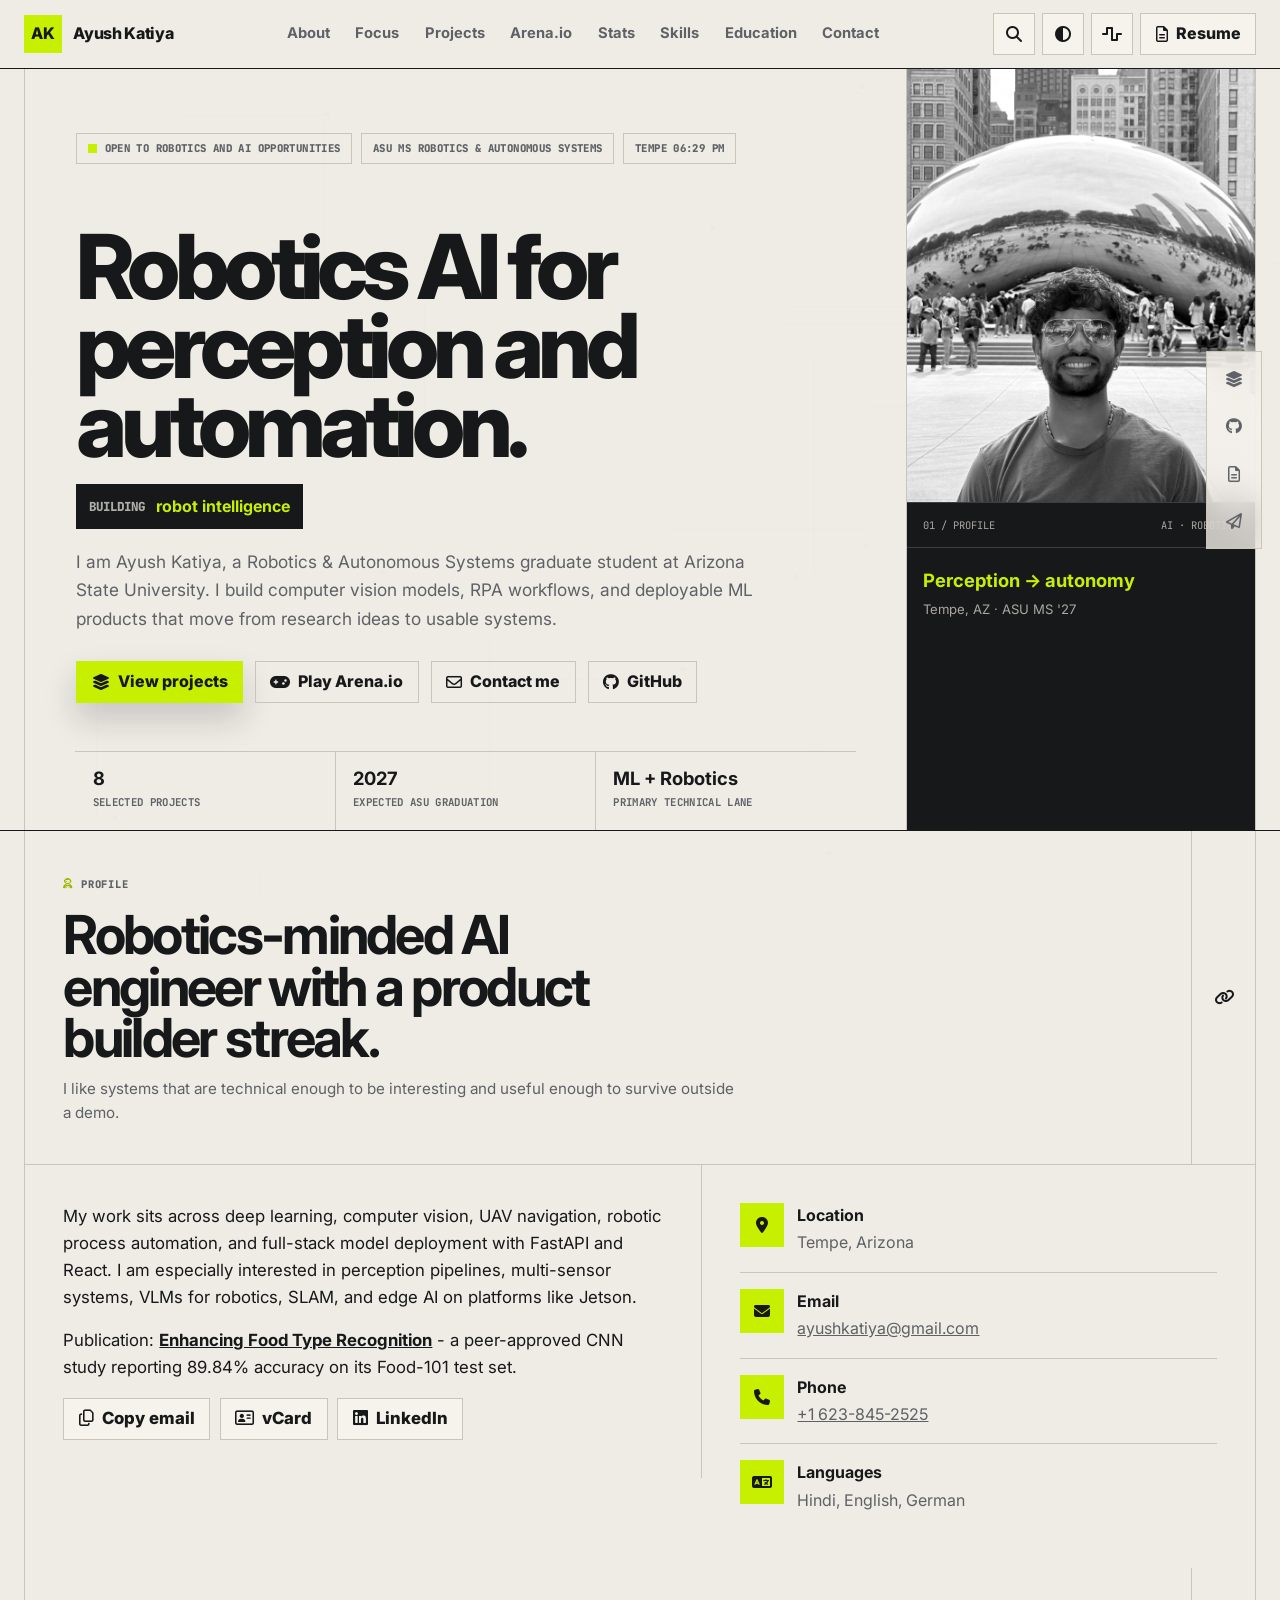
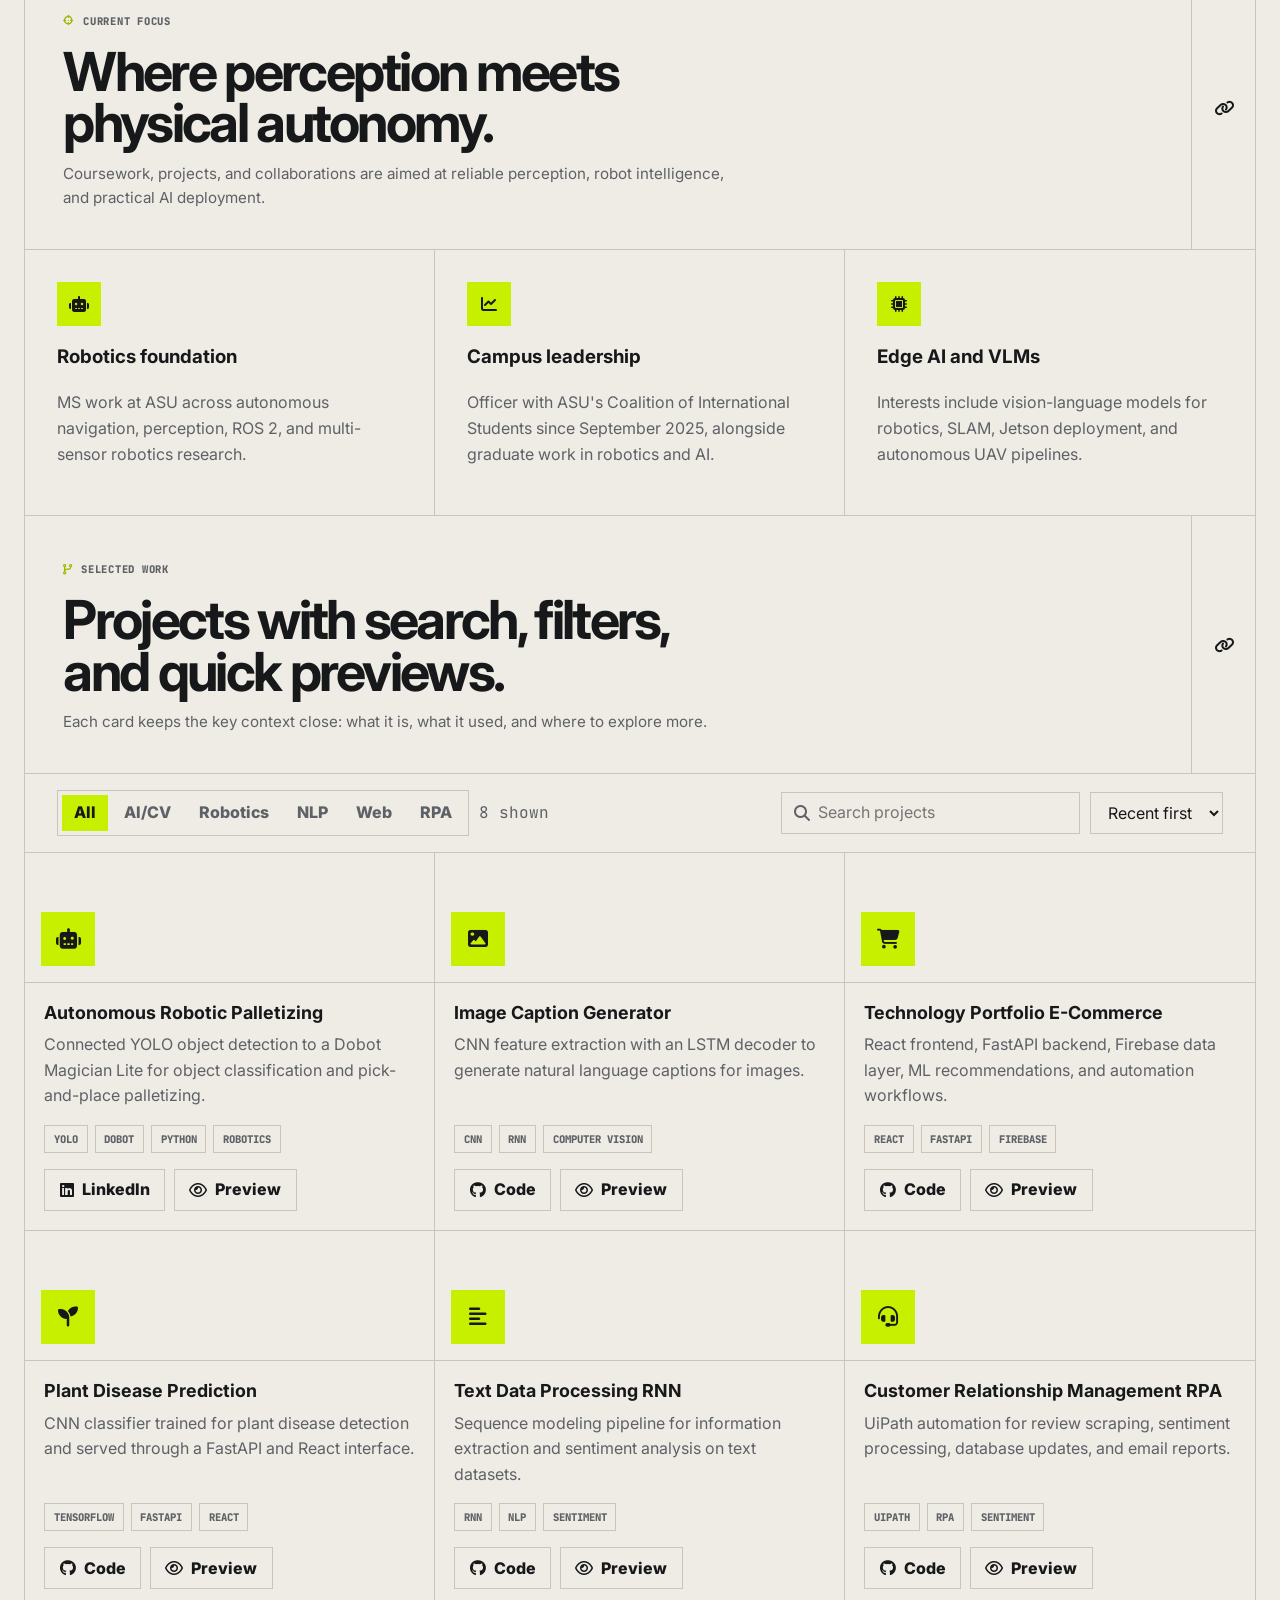
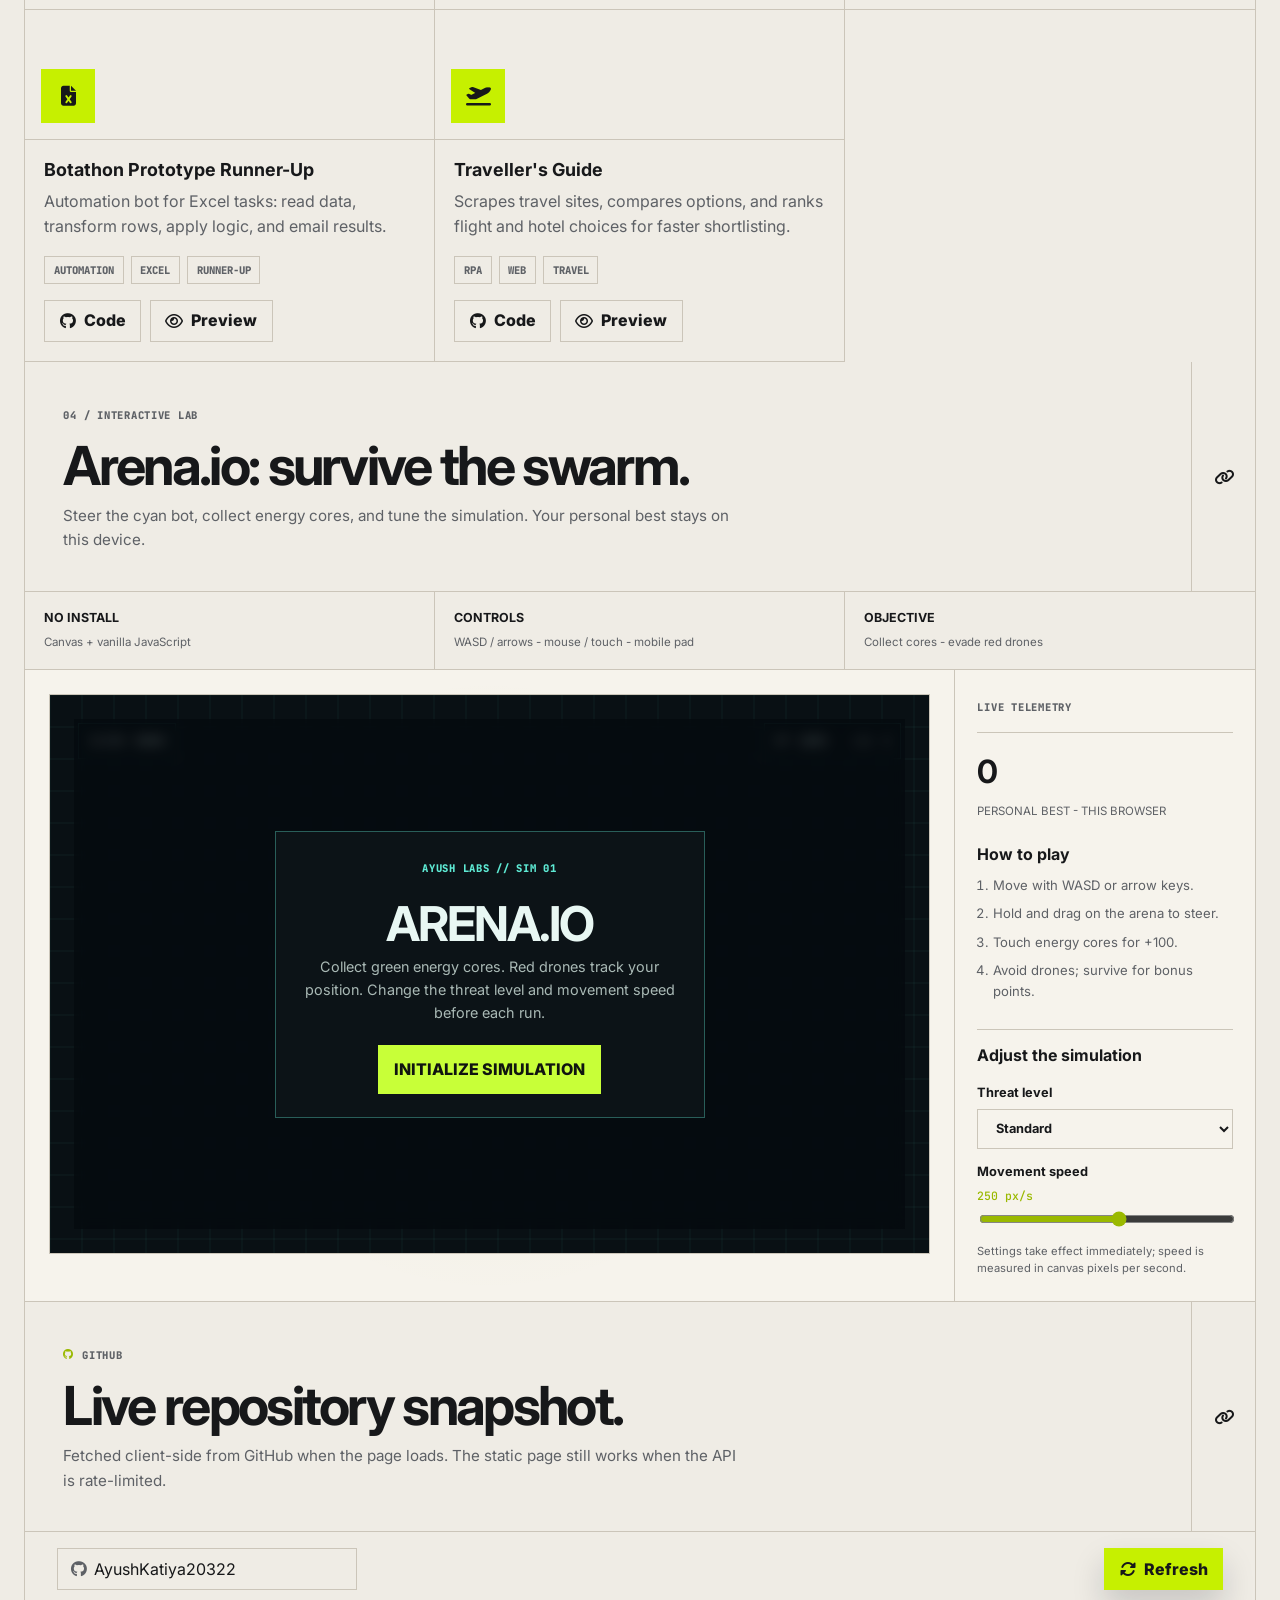
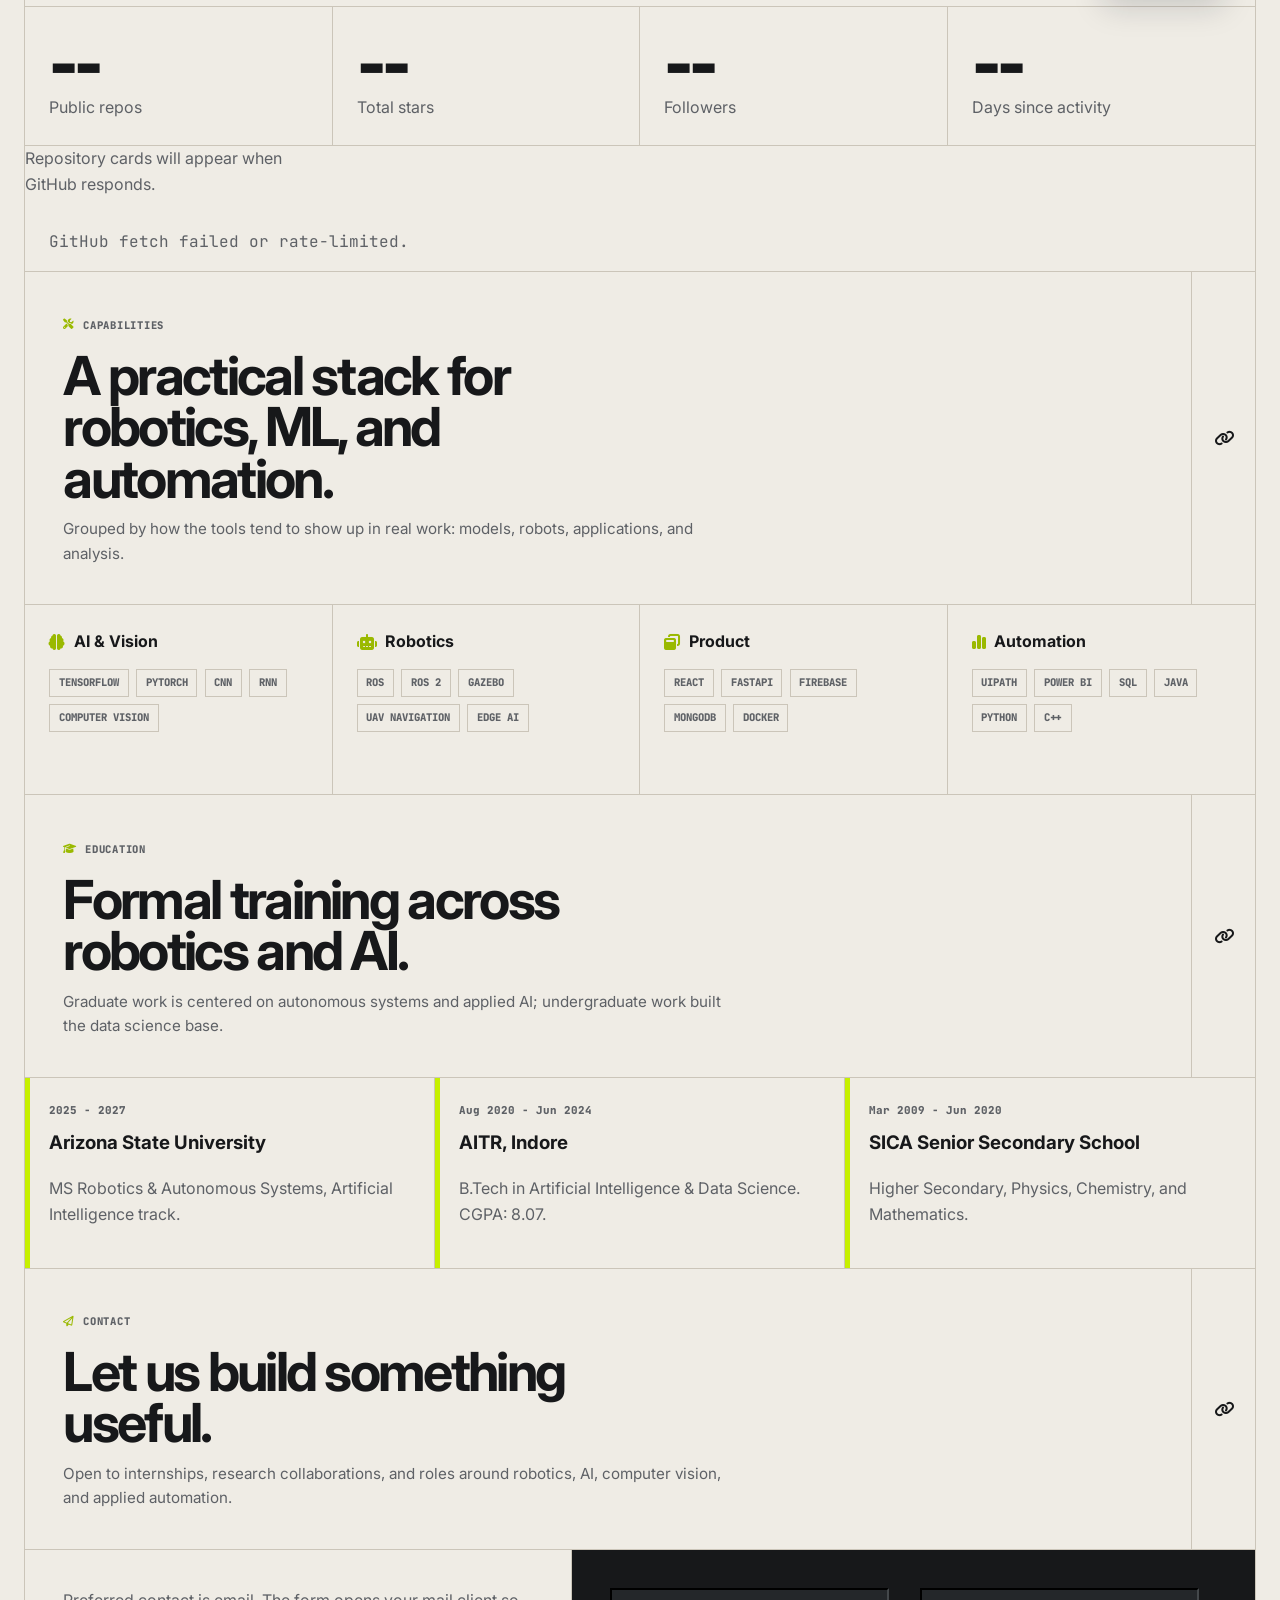
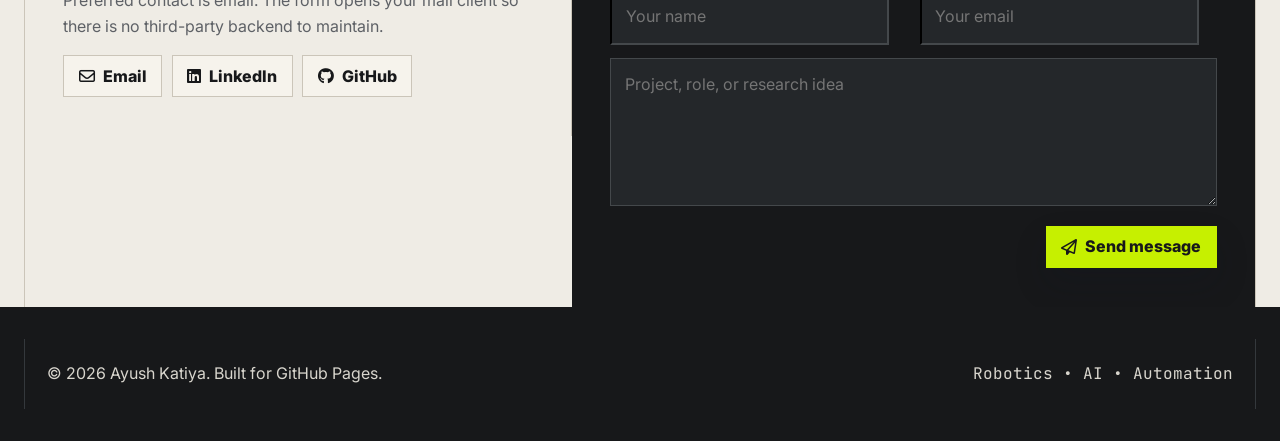
<file: index.html>
<!doctype html>
<html lang="en">
<head>
<meta charset="utf-8">
<meta name="viewport" content="width=device-width, initial-scale=1">
<title>Ayush Katiya | Robotics &amp; AI Portfolio</title>
<meta name="description" content="Ayush Katiya is an Arizona State University graduate student in Robotics and Autonomous Systems, building computer vision and autonomous robotics systems.">
<meta name="keywords" content="Ayush Katiya, robotics, artificial intelligence, computer vision, ROS 2, autonomous systems, machine learning, portfolio">
<meta name="author" content="Ayush Katiya">
<meta name="robots" content="index, follow">
<link rel="canonical" href="https://ayushkatiya20322.github.io/">
<meta property="og:url" content="https://ayushkatiya20322.github.io/">
<meta property="og:site_name" content="Ayush Katiya Portfolio">
<meta name="theme-color" content="#f7f8fb">
<meta property="og:title" content="Ayush Katiya | Robotics &amp; AI Portfolio">
<meta property="og:description" content="Robotics, computer vision, autonomous systems, robotic manipulation, and applied AI at Arizona State University.">
<meta property="og:type" content="website">
<meta property="og:image" content="https://ayushkatiya20322.github.io/assets/profile.jpg">
<meta property="og:image:alt" content="Ayush Katiya, robotics and AI graduate student">
<meta name="twitter:title" content="Ayush Katiya | Robotics &amp; AI Portfolio">
<meta name="twitter:description" content="Robotics, computer vision, autonomous systems, and applied AI at Arizona State University.">
<meta name="twitter:image" content="https://ayushkatiya20322.github.io/assets/profile.jpg">
<meta name="twitter:card" content="summary_large_image">
<link rel="manifest" href="manifest.webmanifest">
<link rel="preload" as="image" href="assets/profile.jpg" fetchpriority="high">
<link rel="preconnect" href="https://fonts.googleapis.com">
<link rel="preconnect" href="https://fonts.gstatic.com" crossorigin>
<link href="https://fonts.googleapis.com/css2?family=Inter:wght@400;500;600;700;800&family=JetBrains+Mono:wght@500;700&display=swap" rel="stylesheet">
<link rel="stylesheet" href="https://cdnjs.cloudflare.com/ajax/libs/font-awesome/6.5.0/css/all.min.css" crossorigin="anonymous" referrerpolicy="no-referrer">
<link rel="icon" href="data:image/svg+xml,%3Csvg xmlns='http://www.w3.org/2000/svg' viewBox='0 0 128 128'%3E%3Crect width='128' height='128' rx='18' fill='%23111827'/%3E%3Cpath d='M27 91 53 29h16l26 62H79l-5-13H48l-5 13H27Zm27-28h15L62 44l-8 19Z' fill='%235eead4'/%3E%3C/svg%3E">
<style>
:root {
  color-scheme: light;
  --bg: #f7f8fb;
  --surface: #ffffff;
  --surface-2: #eef3f7;
  --ink: #121826;
  --muted: #5d6978;
  --soft: #eef2f6;
  --line: rgba(18, 24, 38, .13);
  --teal: #0f766e;
  --blue: #2563eb;
  --rose: #be123c;
  --amber: #b45309;
  --shadow: 0 24px 70px rgba(17, 24, 39, .12);
  --radius: 8px;
  --nav-h: 72px;
  --ease-fluid: cubic-bezier(.16, 1, .3, 1);
  --ease-snap: cubic-bezier(.2, .8, .2, 1);
}

body.dark {
  color-scheme: dark;
  --bg: #121414;
  --surface: #1a1d1f;
  --surface-2: #23272a;
  --ink: #f4f7fb;
  --muted: #b7c0ca;
  --soft: #24292d;
  --line: rgba(244, 247, 251, .16);
  --teal: #5eead4;
  --blue: #93c5fd;
  --rose: #fb7185;
  --amber: #fbbf24;
  --shadow: 0 24px 70px rgba(0, 0, 0, .38);
}

* {
  box-sizing: border-box;
}

html {
  scroll-behavior: smooth;
}

body {
  margin: 0;
  font-family: Inter, system-ui, -apple-system, BlinkMacSystemFont, "Segoe UI", sans-serif;
  color: var(--ink);
  background:
    linear-gradient(90deg, rgba(18, 24, 38, .035) 1px, transparent 1px),
    linear-gradient(rgba(18, 24, 38, .035) 1px, transparent 1px),
    var(--bg);
  background-size: 42px 42px;
  line-height: 1.6;
  -webkit-font-smoothing: antialiased;
  text-rendering: optimizeLegibility;
}

body.dark {
  background:
    linear-gradient(90deg, rgba(255, 255, 255, .035) 1px, transparent 1px),
    linear-gradient(rgba(255, 255, 255, .035) 1px, transparent 1px),
    var(--bg);
  background-size: 42px 42px;
}

body.menu-open,
body.palette-open {
  overflow: hidden;
}

body.motion-off *,
body.motion-off *::before,
body.motion-off *::after {
  animation-duration: .01ms !important;
  animation-iteration-count: 1 !important;
  transition-duration: .01ms !important;
  scroll-behavior: auto !important;
}

#motionField {
  position: fixed;
  inset: 0;
  z-index: 0;
  width: 100%;
  height: 100%;
  pointer-events: none;
  opacity: .58;
  mix-blend-mode: multiply;
}

body.dark #motionField {
  opacity: .38;
  mix-blend-mode: screen;
}

body.motion-off #motionField {
  display: none;
}

.hero,
main,
.footer {
  position: relative;
  z-index: 1;
}

a {
  color: inherit;
}

img,
svg {
  max-width: 100%;
  display: block;
}

button,
input,
select,
textarea {
  font: inherit;
}

button {
  cursor: pointer;
}

.skip-link {
  position: absolute;
  left: 16px;
  top: -80px;
  z-index: 5000;
  padding: .65rem .85rem;
  border-radius: var(--radius);
  background: var(--ink);
  color: var(--bg);
  transition: top .2s ease;
}

.skip-link:focus {
  top: 16px;
}

.container {
  width: min(1180px, calc(100% - 40px));
  margin: 0 auto;
}

.mono {
  font-family: "JetBrains Mono", ui-monospace, SFMono-Regular, Consolas, monospace;
}

.muted {
  color: var(--muted);
}

.topbar {
  position: sticky;
  top: 0;
  z-index: 1000;
  min-height: var(--nav-h);
  background: color-mix(in srgb, var(--surface) 86%, transparent);
  border-bottom: 1px solid var(--line);
  backdrop-filter: blur(18px);
}

.nav {
  min-height: var(--nav-h);
  display: flex;
  align-items: center;
  justify-content: space-between;
  gap: 1rem;
}

.brand {
  display: inline-flex;
  align-items: center;
  gap: .7rem;
  color: var(--ink);
  text-decoration: none;
  font-weight: 800;
}

.brand-mark {
  width: 38px;
  height: 38px;
  display: grid;
  place-items: center;
  border-radius: var(--radius);
  color: #101415;
  background: linear-gradient(135deg, #5eead4, #93c5fd 55%, #fda4af);
  box-shadow: 0 14px 28px rgba(15, 118, 110, .23);
}

.nav-links {
  display: flex;
  align-items: center;
  gap: .2rem;
  list-style: none;
  padding: 0;
  margin: 0;
}

.nav-links a {
  display: inline-flex;
  align-items: center;
  min-height: 40px;
  padding: 0 .7rem;
  border-radius: var(--radius);
  color: var(--muted);
  text-decoration: none;
  font-weight: 700;
  font-size: .92rem;
}

.nav-links a:hover,
.nav-links a[aria-current="page"] {
  color: var(--ink);
  background: var(--soft);
}

.nav-actions {
  display: flex;
  align-items: center;
  gap: .45rem;
}

.icon-btn,
.chip-btn,
.btn {
  border: 1px solid var(--line);
  border-radius: var(--radius);
  background: var(--surface);
  color: var(--ink);
  min-height: 42px;
  display: inline-flex;
  align-items: center;
  justify-content: center;
  gap: .5rem;
  text-decoration: none;
  font-weight: 800;
  position: relative;
  overflow: hidden;
  transition: transform .24s var(--ease-fluid), border-color .24s ease, background .24s ease, box-shadow .24s ease;
}

.icon-btn::after,
.chip-btn::after,
.btn::after {
  content: "";
  position: absolute;
  inset: 0;
  background: linear-gradient(110deg, transparent 22%, color-mix(in srgb, var(--teal) 18%, transparent), transparent 72%);
  transform: translateX(-120%);
  transition: transform .72s var(--ease-fluid);
  pointer-events: none;
}

.icon-btn:hover::after,
.chip-btn:hover::after,
.btn:hover::after {
  transform: translateX(120%);
}

.icon-btn {
  width: 42px;
  padding: 0;
}

.chip-btn,
.btn {
  padding: 0 .9rem;
}

.btn.primary {
  background: var(--ink);
  color: var(--bg);
  border-color: var(--ink);
  box-shadow: 0 16px 32px rgba(18, 24, 38, .18);
}

body.dark .btn.primary {
  background: #f4f7fb;
  color: #121414;
  border-color: #f4f7fb;
}

.btn.ghost {
  background: transparent;
}

.icon-btn:hover,
.chip-btn:hover,
.btn:hover {
  transform: translateY(-2px);
  border-color: color-mix(in srgb, var(--ink) 30%, var(--line));
}

.menu-btn {
  display: none;
}

.progress {
  position: fixed;
  inset: 0 auto auto 0;
  z-index: 2000;
  height: 3px;
  width: 0;
  background: linear-gradient(90deg, var(--teal), var(--blue), var(--rose), var(--amber));
}

.hero {
  min-height: 56svh;
  display: flex;
  align-items: center;
  position: relative;
  isolation: isolate;
  border-bottom: 1px solid var(--line);
  background-image:
    linear-gradient(90deg, var(--bg) 0%, color-mix(in srgb, var(--bg) 96%, transparent) 36%, color-mix(in srgb, var(--bg) 63%, transparent) 64%, color-mix(in srgb, var(--bg) 10%, transparent) 100%),
    url("assets/profile.jpg");
  background-repeat: no-repeat;
  background-size: auto 100%, auto 108%;
  background-position: center, right bottom;
  overflow: hidden;
}

body.dark .hero {
  background-image:
    linear-gradient(90deg, var(--bg) 0%, color-mix(in srgb, var(--bg) 96%, transparent) 40%, color-mix(in srgb, var(--bg) 70%, transparent) 66%, color-mix(in srgb, var(--bg) 26%, transparent) 100%),
    url("assets/profile.jpg");
}

.hero::after {
  content: "";
  position: absolute;
  inset: 0;
  z-index: -1;
  background:
    linear-gradient(100deg, transparent 0 38%, color-mix(in srgb, var(--teal) 16%, transparent) 45%, transparent 54%),
    repeating-linear-gradient(90deg, transparent 0 72px, color-mix(in srgb, var(--ink) 5%, transparent) 73px, transparent 74px);
  transform: translateX(-18%);
  animation: sensorSweep 8s var(--ease-fluid) infinite;
  opacity: .62;
  pointer-events: none;
}

body.motion-off .hero::after {
  display: none;
}

@keyframes sensorSweep {
  0%, 28% { transform: translateX(-34%); opacity: 0; }
  42% { opacity: .58; }
  72%, 100% { transform: translateX(34%); opacity: 0; }
}

.hero-inner {
  padding: 2.8rem 0 2rem;
}

.hero-copy {
  width: min(670px, 100%);
}

.eyebrow {
  display: flex;
  align-items: center;
  flex-wrap: wrap;
  gap: .55rem;
  margin-bottom: 1.35rem;
}

.status-pill {
  display: inline-flex;
  align-items: center;
  gap: .45rem;
  border: 1px solid var(--line);
  border-radius: 999px;
  background: color-mix(in srgb, var(--surface) 86%, transparent);
  padding: .38rem .68rem;
  color: var(--muted);
  font-weight: 800;
  font-size: .82rem;
}

.status-dot {
  width: .58rem;
  height: .58rem;
  border-radius: 999px;
  background: var(--teal);
  box-shadow: 0 0 0 5px color-mix(in srgb, var(--teal) 18%, transparent);
}

h1,
h2,
h3,
p {
  margin-top: 0;
}

h1 {
  font-size: 3.8rem;
  line-height: .98;
  margin-bottom: 1rem;
  letter-spacing: 0;
}

.hero-lead {
  color: var(--muted);
  font-size: 1.12rem;
  max-width: 56rem;
  margin-bottom: 1.55rem;
}

.role-line {
  display: inline-flex;
  align-items: center;
  gap: .7rem;
  min-height: 42px;
  margin: -.2rem 0 1.15rem;
  padding: .42rem .72rem;
  border: 1px solid var(--line);
  border-radius: var(--radius);
  background: color-mix(in srgb, var(--surface) 76%, transparent);
  box-shadow: 0 16px 42px rgba(18, 24, 38, .08);
}

.role-line span {
  color: var(--muted);
  font-size: .78rem;
  font-weight: 900;
  text-transform: uppercase;
}

.role-line strong {
  color: var(--teal);
  transition: opacity .28s ease, transform .28s var(--ease-fluid);
}

.role-line strong.swapping {
  opacity: 0;
  transform: translateY(8px);
}

.hero-actions {
  display: flex;
  align-items: center;
  gap: .75rem;
  flex-wrap: wrap;
  margin-bottom: 1.7rem;
}

.signal-row {
  display: grid;
  grid-template-columns: repeat(3, minmax(0, 1fr));
  gap: .8rem;
  max-width: 650px;
}

.signal {
  border-top: 3px solid var(--teal);
  background: color-mix(in srgb, var(--surface) 80%, transparent);
  padding: .9rem;
  border-radius: var(--radius);
  box-shadow: 0 12px 28px rgba(18, 24, 38, .06);
  transform: translateZ(0);
}

.signal:nth-child(2) {
  border-top-color: var(--blue);
}

.signal:nth-child(3) {
  border-top-color: var(--rose);
}

.signal strong {
  display: block;
  font-size: 1.35rem;
  line-height: 1.1;
}

.signal span {
  color: var(--muted);
  font-size: .86rem;
  font-weight: 700;
}

.section {
  padding: 5rem 0;
  scroll-margin-top: calc(var(--nav-h) + 20px);
}

.section#about {
  padding-top: 3rem;
}

.section.alt {
  background: color-mix(in srgb, var(--surface) 76%, transparent);
  border-top: 1px solid var(--line);
  border-bottom: 1px solid var(--line);
}

.section-head {
  display: grid;
  grid-template-columns: minmax(0, 1fr) auto;
  gap: 1.2rem;
  align-items: end;
  margin-bottom: 2rem;
}

.kicker {
  display: inline-flex;
  align-items: center;
  gap: .5rem;
  color: var(--teal);
  font-size: .8rem;
  font-weight: 900;
  text-transform: uppercase;
  margin-bottom: .45rem;
}

h2 {
  font-size: 2.2rem;
  line-height: 1.08;
  margin-bottom: .55rem;
}

.section-head p {
  max-width: 720px;
  color: var(--muted);
  margin-bottom: 0;
}

.copy-link {
  width: 42px;
  height: 42px;
}

.about-grid {
  display: grid;
  grid-template-columns: minmax(0, 1.1fr) minmax(280px, .9fr);
  gap: 2rem;
  align-items: start;
}

.about-copy {
  font-size: 1.05rem;
}

.fact-list {
  display: grid;
  gap: .85rem;
  padding: 0;
  margin: 0;
  list-style: none;
}

.fact {
  display: grid;
  grid-template-columns: 44px minmax(0, 1fr);
  gap: .85rem;
  padding: .95rem 0;
  border-top: 1px solid var(--line);
}

.fact:first-child {
  border-top: 0;
  padding-top: 0;
}

.fact i {
  width: 44px;
  height: 44px;
  border-radius: var(--radius);
  display: grid;
  place-items: center;
  color: #101415;
  background: #5eead4;
}

.fact:nth-child(2) i {
  background: #93c5fd;
}

.fact:nth-child(3) i {
  background: #fda4af;
}

.fact:nth-child(4) i {
  background: #fbbf24;
}

.fact b {
  display: block;
  margin-bottom: .1rem;
}

.focus-grid,
.project-grid,
.skill-grid,
.education-grid,
.stats-grid,
.repo-grid {
  display: grid;
  gap: 1rem;
}

.focus-grid {
  grid-template-columns: repeat(3, minmax(0, 1fr));
}

.focus-card,
.project-card,
.skill-group,
.education-card,
.stat-card,
.repo-card {
  border: 1px solid var(--line);
  border-radius: var(--radius);
  background: var(--surface);
  box-shadow: 0 14px 40px rgba(18, 24, 38, .07);
  transform: translateZ(0);
  transition:
    transform .34s var(--ease-fluid),
    border-color .24s ease,
    box-shadow .24s ease;
}

.focus-card:hover,
.skill-group:hover,
.education-card:hover,
.stat-card:hover,
.repo-card:hover {
  transform: translateY(-5px);
  border-color: color-mix(in srgb, var(--ink) 28%, var(--line));
  box-shadow: 0 24px 56px rgba(18, 24, 38, .13);
}

.reveal {
  opacity: 0;
  transform: translateY(22px);
  transition:
    opacity .72s var(--ease-fluid),
    transform .72s var(--ease-fluid),
    filter .72s var(--ease-fluid);
  transition-delay: var(--reveal-delay, 0ms);
  filter: blur(8px);
}

.reveal.in-view {
  opacity: 1;
  transform: none;
  filter: blur(0);
}

.focus-card {
  padding: 1.15rem;
}

.focus-card i {
  width: 44px;
  height: 44px;
  display: grid;
  place-items: center;
  border-radius: var(--radius);
  margin-bottom: 1rem;
  background: var(--soft);
  color: var(--teal);
}

.focus-card:nth-child(2) i {
  color: var(--blue);
}

.focus-card:nth-child(3) i {
  color: var(--rose);
}

.filters {
  display: flex;
  align-items: center;
  gap: .6rem;
  flex-wrap: wrap;
}

.segmented {
  display: inline-flex;
  align-items: center;
  gap: .25rem;
  padding: .25rem;
  border: 1px solid var(--line);
  border-radius: var(--radius);
  background: var(--surface);
  flex-wrap: wrap;
}

.filter-btn {
  min-height: 36px;
  border: 0;
  border-radius: 6px;
  padding: 0 .75rem;
  background: transparent;
  color: var(--muted);
  font-weight: 800;
}

.filter-btn[aria-pressed="true"] {
  color: var(--bg);
  background: var(--ink);
}

body.dark .filter-btn[aria-pressed="true"] {
  color: #121414;
  background: #f4f7fb;
}

.tool-row {
  display: flex;
  align-items: center;
  justify-content: space-between;
  gap: .8rem;
  flex-wrap: wrap;
  margin-bottom: 1.3rem;
}

.input-wrap {
  position: relative;
  min-width: min(100%, 270px);
}

.input-wrap i {
  position: absolute;
  top: 50%;
  left: .85rem;
  transform: translateY(-50%);
  color: var(--muted);
}

.input,
.select,
textarea {
  width: 100%;
  min-height: 42px;
  border: 1px solid var(--line);
  border-radius: var(--radius);
  color: var(--ink);
  background: var(--surface);
  padding: 0 .85rem;
  outline: none;
}

.input {
  padding-left: 2.25rem;
}

.select {
  width: auto;
}

.input:focus,
.select:focus,
textarea:focus {
  border-color: var(--blue);
  box-shadow: 0 0 0 4px color-mix(in srgb, var(--blue) 18%, transparent);
}

.project-grid {
  grid-template-columns: repeat(3, minmax(0, 1fr));
}

.project-card {
  position: relative;
  overflow: hidden;
  display: flex;
  flex-direction: column;
  min-width: 0;
  --rx: 0deg;
  --ry: 0deg;
  --lift: 0px;
  transform:
    perspective(900px)
    rotateX(var(--rx))
    rotateY(var(--ry))
    translate3d(0, var(--lift), 0);
  transform-style: preserve-3d;
  transition:
    transform .42s var(--ease-fluid),
    border-color .24s ease,
    box-shadow .24s ease;
  will-change: transform;
}

.project-card:hover {
  --lift: -7px;
  border-color: color-mix(in srgb, var(--teal) 42%, var(--line));
  box-shadow: 0 28px 70px rgba(18, 24, 38, .16);
}

.project-card::after {
  content: "";
  position: absolute;
  inset: 0;
  background: linear-gradient(120deg, transparent 0%, color-mix(in srgb, var(--teal) 11%, transparent) 45%, transparent 72%);
  opacity: 0;
  transform: translateX(-36%);
  transition: opacity .28s ease, transform .68s var(--ease-fluid);
  pointer-events: none;
}

.project-card:hover::after {
  opacity: 1;
  transform: translateX(36%);
}

.project-card > * {
  position: relative;
  z-index: 1;
}

.project-visual {
  min-height: 160px;
  display: grid;
  place-items: center;
  border-bottom: 1px solid var(--line);
  background:
    linear-gradient(135deg, color-mix(in srgb, var(--teal) 18%, transparent), transparent 45%),
    linear-gradient(45deg, transparent 49%, color-mix(in srgb, var(--ink) 8%, transparent) 50%, transparent 51%),
    var(--soft);
  background-size: auto, 18px 18px, auto;
  transform: translateZ(28px);
}

.project-visual i {
  width: 72px;
  height: 72px;
  display: grid;
  place-items: center;
  border-radius: 999px;
  color: #101415;
  background: #5eead4;
  box-shadow: 0 18px 34px rgba(15, 118, 110, .24);
  font-size: 1.8rem;
}

.project-card[data-tone="blue"] .project-visual {
  background:
    linear-gradient(135deg, color-mix(in srgb, var(--blue) 18%, transparent), transparent 45%),
    linear-gradient(45deg, transparent 49%, color-mix(in srgb, var(--ink) 8%, transparent) 50%, transparent 51%),
    var(--soft);
  background-size: auto, 18px 18px, auto;
}

.project-card[data-tone="blue"] .project-visual i {
  background: #93c5fd;
}

.project-card[data-tone="rose"] .project-visual {
  background:
    linear-gradient(135deg, color-mix(in srgb, var(--rose) 18%, transparent), transparent 45%),
    linear-gradient(45deg, transparent 49%, color-mix(in srgb, var(--ink) 8%, transparent) 50%, transparent 51%),
    var(--soft);
  background-size: auto, 18px 18px, auto;
}

.project-card[data-tone="rose"] .project-visual i {
  background: #fda4af;
}

.project-card[data-tone="amber"] .project-visual {
  background:
    linear-gradient(135deg, color-mix(in srgb, var(--amber) 18%, transparent), transparent 45%),
    linear-gradient(45deg, transparent 49%, color-mix(in srgb, var(--ink) 8%, transparent) 50%, transparent 51%),
    var(--soft);
  background-size: auto, 18px 18px, auto;
}

.project-card[data-tone="amber"] .project-visual i {
  background: #fbbf24;
}

.project-body {
  padding: 1.1rem;
  flex: 1;
  display: flex;
  flex-direction: column;
  transform: translateZ(18px);
}

.project-body h3 {
  font-size: 1.06rem;
  line-height: 1.28;
  margin-bottom: .45rem;
}

.project-body p {
  color: var(--muted);
  margin-bottom: 1rem;
}

.tag-row {
  display: flex;
  flex-wrap: wrap;
  gap: .42rem;
  margin-top: auto;
}

.tag {
  display: inline-flex;
  align-items: center;
  min-height: 28px;
  padding: 0 .55rem;
  border-radius: 999px;
  background: var(--soft);
  color: var(--muted);
  font-size: .78rem;
  font-weight: 800;
}

.card-actions {
  display: flex;
  align-items: center;
  gap: .55rem;
  flex-wrap: wrap;
  margin-top: 1rem;
}

.skill-grid {
  grid-template-columns: repeat(4, minmax(0, 1fr));
}

.skill-group {
  padding: 1.1rem;
}

.skill-group h3 {
  display: flex;
  align-items: center;
  gap: .55rem;
  font-size: 1rem;
  margin-bottom: .85rem;
}

.skill-list {
  display: flex;
  flex-wrap: wrap;
  gap: .45rem;
}

.education-grid {
  grid-template-columns: repeat(3, minmax(0, 1fr));
}

.education-card {
  padding: 1.15rem;
  position: relative;
  overflow: hidden;
}

.education-card::before {
  content: "";
  position: absolute;
  inset: 0 auto 0 0;
  width: 5px;
  background: var(--teal);
}

.education-card:nth-child(2)::before {
  background: var(--blue);
}

.education-card:nth-child(3)::before {
  background: var(--rose);
}

.education-card small {
  display: block;
  color: var(--muted);
  font-weight: 800;
  margin-bottom: .55rem;
}

.stats-grid {
  grid-template-columns: repeat(4, minmax(0, 1fr));
  margin-bottom: 1rem;
}

.stat-card {
  padding: 1rem;
}

.stat-value {
  font-size: 2rem;
  line-height: 1;
  font-weight: 900;
}

.repo-grid {
  grid-template-columns: repeat(4, minmax(0, 1fr));
}

.repo-card {
  padding: 1rem;
}

.repo-card a {
  font-weight: 900;
  text-decoration: none;
}

.repo-meta {
  display: flex;
  gap: .7rem;
  flex-wrap: wrap;
  color: var(--muted);
  font-size: .85rem;
  font-weight: 800;
}

.contact-grid {
  display: grid;
  grid-template-columns: minmax(0, .8fr) minmax(320px, 1fr);
  gap: 2rem;
  align-items: start;
}

.contact-panel {
  border: 1px solid var(--line);
  border-radius: var(--radius);
  background: var(--surface);
  box-shadow: var(--shadow);
  padding: 1.2rem;
}

.contact-form {
  display: grid;
  gap: .8rem;
}

.form-grid {
  display: grid;
  grid-template-columns: 1fr 1fr;
  gap: .8rem;
}

.contact-form input,
.contact-form textarea {
  padding: .85rem;
}

.contact-form textarea {
  min-height: 148px;
  resize: vertical;
}

.contact-actions {
  display: flex;
  align-items: center;
  justify-content: space-between;
  gap: .8rem;
  flex-wrap: wrap;
}

.social-row {
  display: flex;
  flex-wrap: wrap;
  gap: .6rem;
  margin-top: 1rem;
}

.footer {
  border-top: 1px solid var(--line);
  padding: 2rem 0;
  color: var(--muted);
}

.footer .container {
  display: flex;
  align-items: center;
  justify-content: space-between;
  gap: 1rem;
  flex-wrap: wrap;
}

.to-top {
  position: fixed;
  right: 18px;
  bottom: 18px;
  z-index: 900;
  opacity: 0;
  pointer-events: none;
}

.to-top.show {
  opacity: 1;
  pointer-events: auto;
}

.quick-dock {
  position: fixed;
  right: 18px;
  top: 50%;
  z-index: 850;
  display: grid;
  gap: .45rem;
  padding: .45rem;
  border: 1px solid var(--line);
  border-radius: var(--radius);
  background: color-mix(in srgb, var(--surface) 78%, transparent);
  box-shadow: var(--shadow);
  backdrop-filter: blur(18px);
  transform: translateY(-50%);
}

.quick-dock a {
  width: 40px;
  height: 40px;
  display: grid;
  place-items: center;
  border-radius: 6px;
  color: var(--muted);
  text-decoration: none;
  transition: color .2s ease, background .2s ease, transform .24s var(--ease-fluid);
}

.quick-dock a:hover {
  color: var(--ink);
  background: var(--soft);
  transform: translateX(-3px);
}

.mobile-drawer,
.palette {
  position: fixed;
  inset: 0;
  z-index: 3000;
  display: none;
}

.mobile-drawer.show,
.palette.show {
  display: block;
}

.drawer-backdrop,
.palette-backdrop {
  position: absolute;
  inset: 0;
  background: rgba(18, 24, 38, .45);
  backdrop-filter: blur(10px);
}

.drawer-panel {
  position: absolute;
  top: 12px;
  right: 12px;
  width: min(360px, calc(100% - 24px));
  max-height: calc(100svh - 24px);
  overflow: auto;
  border: 1px solid var(--line);
  border-radius: var(--radius);
  background: var(--surface);
  padding: .8rem;
  box-shadow: var(--shadow);
}

.drawer-head {
  display: flex;
  align-items: center;
  justify-content: space-between;
  gap: .8rem;
  padding-bottom: .6rem;
  border-bottom: 1px solid var(--line);
}

.drawer-links {
  display: grid;
  gap: .25rem;
  margin-top: .7rem;
}

.drawer-links a {
  min-height: 46px;
  display: flex;
  align-items: center;
  gap: .7rem;
  border-radius: var(--radius);
  padding: 0 .75rem;
  color: var(--ink);
  text-decoration: none;
  font-weight: 800;
}

.drawer-links a:hover {
  background: var(--soft);
}

.palette-shell {
  position: relative;
  z-index: 1;
  width: min(760px, calc(100% - 28px));
  margin: 12svh auto 0;
  border: 1px solid var(--line);
  border-radius: var(--radius);
  background: var(--surface);
  box-shadow: var(--shadow);
  overflow: hidden;
}

.palette-search {
  display: grid;
  grid-template-columns: auto minmax(0, 1fr) auto;
  gap: .75rem;
  align-items: center;
  padding: .8rem;
  border-bottom: 1px solid var(--line);
}

.palette-search input {
  border: 0;
  outline: 0;
  min-height: 42px;
  background: transparent;
  color: var(--ink);
}

.palette-results {
  max-height: 50svh;
  overflow: auto;
  padding: .45rem;
}

.palette-item {
  width: 100%;
  display: grid;
  grid-template-columns: 36px minmax(0, 1fr) auto;
  gap: .75rem;
  align-items: center;
  min-height: 54px;
  border: 0;
  border-radius: var(--radius);
  background: transparent;
  color: var(--ink);
  text-align: left;
  padding: .35rem .55rem;
}

.palette-item:hover,
.palette-item[aria-selected="true"] {
  background: var(--soft);
}

.palette-item i {
  width: 36px;
  height: 36px;
  display: grid;
  place-items: center;
  border-radius: var(--radius);
  background: var(--surface-2);
  color: var(--teal);
}

dialog {
  width: min(680px, calc(100% - 28px));
  padding: 0;
  border: 1px solid var(--line);
  border-radius: var(--radius);
  background: var(--surface);
  color: var(--ink);
  box-shadow: var(--shadow);
}

dialog::backdrop {
  background: rgba(18, 24, 38, .48);
  backdrop-filter: blur(10px);
}

.dialog-head,
.dialog-body {
  padding: 1rem;
}

.dialog-head {
  display: flex;
  align-items: center;
  justify-content: space-between;
  gap: 1rem;
  border-bottom: 1px solid var(--line);
}

.dialog-body .project-visual {
  border: 1px solid var(--line);
  border-radius: var(--radius);
  margin-bottom: 1rem;
}

.sr-only {
  position: absolute;
  width: 1px;
  height: 1px;
  padding: 0;
  margin: -1px;
  overflow: hidden;
  clip: rect(0, 0, 0, 0);
  white-space: nowrap;
  border: 0;
}

@media (max-width: 1060px) {
  .nav-links {
    display: none;
  }

  .menu-btn {
    display: inline-flex;
  }

  .project-grid,
  .stats-grid,
  .repo-grid,
  .skill-grid {
    grid-template-columns: repeat(2, minmax(0, 1fr));
  }

  .focus-grid,
  .education-grid {
    grid-template-columns: 1fr;
  }

  .quick-dock {
    display: none;
  }
}

@media (max-width: 760px) {
  .container {
    width: min(100% - 28px, 1180px);
  }

  #motionBtn {
    display: none;
  }

  .hero {
    min-height: auto;
    background-image:
      linear-gradient(180deg, color-mix(in srgb, var(--bg) 8%, transparent) 0%, var(--bg) 62%),
      url("assets/profile.jpg");
    background-size: cover, 70% auto;
    background-position: top center, top center;
    align-items: end;
    padding-top: 20svh;
  }

  body.dark .hero {
    background-image:
      linear-gradient(180deg, color-mix(in srgb, var(--bg) 10%, transparent) 0%, var(--bg) 62%),
      url("assets/profile.jpg");
  }

  .hero-inner {
    padding: 1.2rem 0 1.4rem;
  }

  .eyebrow {
    gap: .4rem;
    margin-bottom: .7rem;
  }

  .eyebrow .mono {
    display: none;
  }

  .status-pill {
    font-size: .75rem;
    padding: .32rem .55rem;
  }

  .role-line {
    min-height: 36px;
    gap: .45rem;
    margin: -.15rem 0 .8rem;
    padding: .34rem .55rem;
    max-width: 100%;
  }

  .role-line span {
    font-size: .68rem;
  }

  .role-line strong {
    font-size: .86rem;
  }

  h1 {
    font-size: 2.15rem;
    line-height: 1.03;
  }

  .hero-lead {
    font-size: 1rem;
    margin-bottom: 1rem;
  }

  .hero-actions {
    gap: .45rem;
    margin-bottom: 0;
  }

  .hero-actions .btn {
    min-height: 38px;
    padding: 0 .65rem;
    font-size: .88rem;
  }

  .hero-actions .btn[href*="github"] {
    display: none;
  }

  .signal-row {
    display: none;
  }

  h2 {
    font-size: 1.8rem;
  }

  .section {
    padding: 2rem 0;
  }

  .section#about {
    padding-top: 1.5rem;
  }

  .section-head,
  .about-grid,
  .contact-grid,
  .signal-row,
  .project-grid,
  .stats-grid,
  .repo-grid,
  .skill-grid,
  .form-grid {
    grid-template-columns: 1fr;
  }

  .section-head {
    align-items: start;
  }

  .copy-link {
    display: none;
  }

  .select {
    width: 100%;
  }

  .tool-row {
    align-items: stretch;
  }

  .tool-row > * {
    width: 100%;
  }
}

@media (prefers-reduced-motion: reduce) {
  *,
  *::before,
  *::after {
    scroll-behavior: auto !important;
    transition-duration: .01ms !important;
    animation-duration: .01ms !important;
    animation-iteration-count: 1 !important;
  }
}
</style>
<script type="application/ld+json">
{
  "@context": "https://schema.org",
  "@type": "Person",
  "name": "Ayush Katiya",
  "email": "mailto:ayushkatiya@gmail.com",
  "jobTitle": "Robotics and Autonomous Systems Graduate Student",
  "url": "https://ayushkatiya20322.github.io",
  "sameAs": [
    "https://www.linkedin.com/in/ayushkatiya",
    "https://github.com/AyushKatiya20322"
  ],
  "alumniOf": [
    "Arizona State University",
    "Acropolis Institute of Technology and Research"
  ],
  "knowsAbout": [
    "Robotics",
    "Autonomous Systems",
    "Computer Vision",
    "Machine Learning",
    "Robotic Process Automation",
    "Robot Manipulation",
    "YOLO Object Detection"
  ]
}
</script>
<style>

/* ============================================================
   2026 portfolio refresh
   Inspired by the modular editorial lattice in Ravi Prakash's
   supplied portfolio, adapted to Ayush's own content and identity.
   ============================================================ */
:root{
  --bg:#efece5; --surface:#f6f3ec; --surface-2:#e4dfd4; --ink:#17181a;
  --muted:#5e6166; --soft:#e3ded3; --line:#cbc5b9; --teal:#9ab900;
  --blue:#4b4d52; --rose:#72756f; --amber:#8fae00; --signal:#c6f000;
  --radius:0px; --shadow:none; --nav-h:68px;
}
body.dark{
  --bg:#151719; --surface:#1c1f21; --surface-2:#25292c; --ink:#ece9e1;
  --muted:#b8b6ae; --soft:#272b2e; --line:#3a3e41; --teal:#c6f000;
  --blue:#d4d0c8; --rose:#c8c4bb; --amber:#c6f000; --signal:#c6f000;
}
body,body.dark{background:var(--bg);background-image:none}
#motionField{opacity:.12;mix-blend-mode:multiply} body.dark #motionField{opacity:.1;mix-blend-mode:screen}
.container{width:min(1380px,calc(100% - 48px))}
.topbar{background:color-mix(in srgb,var(--bg) 94%,transparent);backdrop-filter:blur(14px);border-bottom:1px solid var(--ink)}
.brand-mark{border-radius:0;background:var(--signal);box-shadow:none;color:#17181a}
.brand{letter-spacing:-.02em}.nav-links a,.icon-btn,.chip-btn,.btn,.status-pill,.role-line,.segmented,.filter-btn,.input,.select,.tag,.contact-panel{border-radius:0}
.nav-links a:hover,.nav-links a[aria-current="page"]{background:var(--ink);color:var(--bg)}
.icon-btn,.chip-btn,.btn{box-shadow:none}.btn.primary{background:var(--signal);border-color:var(--signal);color:#17181a}.btn.primary:hover{background:var(--ink);border-color:var(--ink);color:var(--bg)}
.progress{height:4px;background:var(--signal)}
.hero{min-height:auto;background:none!important;border-bottom:1px solid var(--ink);overflow:visible}
.hero::after{display:none}
.hero-inner{display:grid;grid-template-columns:minmax(0,1.65fr) minmax(300px,.65fr);gap:0;padding:0;border-left:1px solid var(--line);border-right:1px solid var(--line)}
.hero-copy{width:auto;padding:clamp(2rem,5vw,5.8rem) clamp(1.5rem,4vw,4.5rem) 2rem;border-right:1px solid var(--line);display:flex;flex-direction:column}
.eyebrow{order:-2;margin-bottom:clamp(2rem,5vw,5rem)}
.status-pill{background:transparent;border-color:var(--line);font-family:"JetBrains Mono",monospace;text-transform:uppercase;font-size:.67rem;letter-spacing:.035em}
.status-dot{background:var(--signal);box-shadow:none;border-radius:0}
h1{font-size:clamp(3.2rem,7vw,7.4rem);line-height:.88;letter-spacing:-.065em;font-weight:800;max-width:11ch;margin-bottom:1.4rem;text-wrap:balance}
.role-line{align-self:flex-start;background:var(--ink);border-color:var(--ink);color:var(--bg);box-shadow:none;padding:.55rem .75rem}.role-line span{color:color-mix(in srgb,var(--bg) 70%,transparent)}.role-line strong{color:var(--signal)}
.hero-lead{font-size:clamp(1rem,1.35vw,1.2rem);line-height:1.65;max-width:62ch}
.hero-actions{margin-top:.2rem}.signal-row{max-width:none;grid-template-columns:repeat(3,1fr);gap:0;margin:1.3rem -1px -2rem;border-top:1px solid var(--line)}
.signal{border:0;border-right:1px solid var(--line);background:transparent;padding:1rem 1.1rem;box-shadow:none}.signal:last-child{border-right:0}.signal strong{font-size:1.15rem}.signal span{font-family:"JetBrains Mono",monospace;font-size:.67rem;text-transform:uppercase;letter-spacing:.03em}
.hero-dossier{display:flex;flex-direction:column;min-width:0;background:var(--ink);color:#efece5}
.dossier-image{aspect-ratio:4/5;overflow:hidden;border-bottom:1px solid #3c3f42}.dossier-image img{width:100%;height:100%;object-fit:cover;object-position:center 20%;filter:grayscale(100%) contrast(1.03)}
.dossier-meta{display:flex;justify-content:space-between;gap:1rem;padding:.85rem 1rem;border-bottom:1px solid #3c3f42;color:#aaa79f;font-size:.65rem}
.dossier-note{padding:1.1rem 1rem 1.3rem;display:grid;gap:.2rem}.dossier-note strong{font-size:1.15rem;color:var(--signal)}.dossier-note span{font-size:.82rem;color:#aaa79f}
.section{padding:0;scroll-margin-top:calc(var(--nav-h) + 8px)}.section#about{padding-top:0}.section.alt{background:transparent;border:0}
.section>.container{border-left:1px solid var(--line);border-right:1px solid var(--line);padding:0}
.section-head{grid-template-columns:minmax(0,1fr) 64px;gap:0;align-items:stretch;margin:0;border-bottom:1px solid var(--line)}
.section-head>div{padding:clamp(1.6rem,3vw,2.8rem)}.section-head .copy-link{width:64px;height:100%;min-height:64px;border:0;border-left:1px solid var(--line);background:transparent}
.section-head .copy-link:hover{background:var(--signal);color:#17181a}
.kicker{font-family:"JetBrains Mono",monospace;font-size:.66rem;letter-spacing:.07em;color:var(--muted);margin-bottom:1rem}.kicker i{color:var(--teal)}
h2{font-size:clamp(2rem,4.2vw,4.1rem);line-height:.96;letter-spacing:-.05em;max-width:18ch;margin-bottom:.8rem}.section-head p{font-size:.95rem;max-width:68ch}
.about-grid,.contact-grid{gap:0}.about-grid>*{padding:clamp(1.5rem,3vw,2.8rem)}.about-copy{border-right:1px solid var(--line)}.fact-list{gap:0}.fact{padding:1rem 0;border-top:1px solid var(--line)}.fact:first-child{border-top:0}.fact i{border-radius:0;background:var(--signal)!important;color:#17181a}
.focus-grid,.project-grid,.skill-grid,.education-grid,.stats-grid,.repo-grid{gap:0}
.focus-grid{grid-template-columns:repeat(3,1fr)}.focus-card,.skill-group,.education-card,.stat-card,.repo-card,.project-card{border:0;border-right:1px solid var(--line);border-bottom:1px solid var(--line);border-radius:0;background:transparent;box-shadow:none;transition:background .2s ease,transform .2s ease}
.focus-card:last-child{border-right:0}.focus-card{padding:clamp(1.3rem,2.5vw,2.2rem);min-height:220px}.focus-card:hover,.skill-group:hover,.education-card:hover,.stat-card:hover,.repo-card:hover{transform:none;background:color-mix(in srgb,var(--signal) 12%,transparent);box-shadow:none}
.focus-card i{border-radius:0;background:var(--signal);color:#17181a!important}
.tool-row{margin:0;padding:1rem clamp(1.2rem,2.5vw,2rem);border-bottom:1px solid var(--line)}.segmented,.input,.select{background:transparent}.filter-btn[aria-pressed="true"]{background:var(--signal);color:#17181a}
.project-grid{grid-template-columns:repeat(3,1fr)}.project-card{border-color:var(--line);transform:none!important;will-change:auto}.project-card:nth-child(3n){border-right:0}.project-card:hover{transform:none!important;background:color-mix(in srgb,var(--signal) 8%,transparent);box-shadow:none;border-color:var(--line)}.project-card::after{display:none}
.project-visual{min-height:130px;transform:none;border-bottom:1px solid var(--line);background:transparent!important;place-items:end start;padding:1rem}.project-visual i{width:54px;height:54px;border-radius:0;background:var(--signal)!important;box-shadow:none;color:#17181a;font-size:1.25rem}.project-body{transform:none;padding:1.2rem}.project-body h3{font-size:1.12rem}.tag{background:transparent;border:1px solid var(--line);font-family:"JetBrains Mono",monospace;font-size:.66rem;text-transform:uppercase}
.skill-grid{grid-template-columns:repeat(4,1fr)}.skill-group{padding:1.5rem;min-height:190px}.skill-group:last-child{border-right:0}.skill-group h3 i{color:var(--teal)}
.education-grid{grid-template-columns:repeat(3,1fr)}.education-card{padding:1.5rem;min-height:180px}.education-card:last-child{border-right:0}.education-card::before{width:5px;background:var(--signal)!important}.education-card small{font-family:"JetBrains Mono",monospace;font-size:.68rem}
.stats-grid{grid-template-columns:repeat(4,1fr);margin:0}.stat-card{padding:1.5rem}.stat-card:last-child{border-right:0}.stat-value{font-size:clamp(2.5rem,5vw,4.8rem);letter-spacing:-.06em}.repo-grid{grid-template-columns:repeat(4,1fr)}.repo-card{padding:1.25rem}.repo-card:nth-child(4n){border-right:0}#statsNote{padding:1rem 1.5rem;margin:0;border-bottom:1px solid var(--line)}
.contact-grid>*{padding:clamp(1.5rem,3vw,2.8rem)}.contact-grid>div:first-child{border-right:1px solid var(--line)}.contact-panel{background:var(--ink);color:#efece5;border:0}.contact-panel .input,.contact-panel input,.contact-panel textarea{background:#24272a;border-color:#44484b;color:#efece5}.contact-panel .muted{color:#aaa79f}
.footer{background:var(--ink);color:#d8d5cd;border:0}.footer .container{border-left:1px solid #34383c;border-right:1px solid #34383c;padding:1.4rem}
.reveal{filter:none;transform:translateY(12px)}
::selection{background:var(--signal);color:#17181a}
@media(max-width:900px){.hero-inner{grid-template-columns:1fr}.hero-copy{border-right:0}.hero-dossier{display:grid;grid-template-columns:180px 1fr}.dossier-image{grid-row:span 2;aspect-ratio:3/4}.dossier-meta,.dossier-note{align-content:center}.project-grid{grid-template-columns:repeat(2,1fr)}.project-card:nth-child(3n){border-right:1px solid var(--line)}.project-card:nth-child(2n){border-right:0}.skill-grid,.stats-grid{grid-template-columns:repeat(2,1fr)}.skill-group:nth-child(2n),.stat-card:nth-child(2n){border-right:0}}
@media(max-width:640px){.container{width:calc(100% - 24px)}.hero-copy{padding:2rem 1.15rem}.eyebrow{margin-bottom:2.2rem}h1{font-size:clamp(3rem,16vw,5rem)}.hero-dossier{grid-template-columns:130px 1fr}.signal-row{grid-template-columns:1fr}.signal{border-right:0;border-bottom:1px solid var(--line)}.signal:last-child{border-bottom:0}.focus-grid,.project-grid,.skill-grid,.education-grid,.stats-grid,.repo-grid{grid-template-columns:1fr}.focus-card,.project-card,.skill-group,.education-card,.stat-card,.repo-card{border-right:0!important}.about-grid,.contact-grid{grid-template-columns:1fr}.about-copy,.contact-grid>div:first-child{border-right:0;border-bottom:1px solid var(--line)}.section-head{grid-template-columns:1fr 48px}.section-head .copy-link{width:48px}.section-head>div{padding:1.5rem 1.15rem}.tool-row{padding:1rem}.footer .container{padding:1.1rem}}


/* ===== ARENA.IO / interactive lab ===== */
.arena-shell{display:grid;grid-template-columns:minmax(0,1fr) 300px;border-bottom:1px solid var(--line);min-height:620px;background:var(--surface)}
.arena-stage{position:relative;min-width:0;padding:clamp(1rem,2vw,1.5rem);border-right:1px solid var(--line);background:radial-gradient(circle at 50% 50%,color-mix(in srgb,var(--teal) 7%,transparent),transparent 55%)}
.arena-canvas-wrap{position:relative;height:560px;overflow:hidden;border:1px solid var(--line);background:#0b1014;box-shadow:inset 0 0 80px rgba(0,0,0,.45)}
#arenaCanvas{width:100%;height:100%;display:block;touch-action:none;outline-offset:-4px}
.arena-hud{position:absolute;left:28px;right:28px;top:28px;display:flex;justify-content:space-between;gap:1rem;pointer-events:none;color:#e9fff9;font-family:"JetBrains Mono",monospace;font-size:.74rem;text-transform:uppercase;letter-spacing:.06em}
.hud-chip{padding:.45rem .6rem;border:1px solid rgba(94,234,212,.28);background:rgba(4,10,14,.72);backdrop-filter:blur(8px)}
.arena-overlay{position:absolute;inset:1.5rem;display:grid;place-items:center;background:rgba(5,10,14,.68);backdrop-filter:blur(7px);transition:.25s;z-index:4}
.arena-overlay.hidden{opacity:0;visibility:hidden;pointer-events:none}
.arena-card{width:min(430px,calc(100% - 2rem));padding:1.4rem;border:1px solid rgba(94,234,212,.35);background:#0c1317;color:#e8f7f3;text-align:center}
.arena-card .kicker{color:#5eead4}.arena-card h3{font-size:clamp(1.8rem,4vw,3rem);line-height:.95;margin:.5rem 0;letter-spacing:-.04em}.arena-card p{color:#a9b9b5;font-size:.9rem}.arena-start{border:0;background:#c8ff38;color:#101410;font-weight:800;padding:.75rem 1rem;margin-top:.4rem}.arena-side{padding:1.4rem;display:flex;flex-direction:column;gap:1.25rem}.arena-side h3{font-size:1rem;margin:0}.arena-metric{border-top:1px solid var(--line);padding-top:.8rem}.arena-metric strong{display:block;font-size:2rem;letter-spacing:-.05em}.arena-metric span{font-size:.72rem;color:var(--muted);text-transform:uppercase}.arena-rules{font-size:.82rem;color:var(--muted);margin:0;padding-left:1rem}.arena-rules li{margin:.45rem 0}.arena-settings{display:grid;gap:.85rem;padding-top:.85rem;border-top:1px solid var(--line)}.arena-setting{display:grid;gap:.35rem;font-size:.8rem;font-weight:700}.arena-setting .select{width:100%;min-height:40px}.arena-setting output{font:500 .72rem "JetBrains Mono",monospace;color:var(--teal)}.arena-setting input[type="range"]{width:100%;accent-color:var(--teal)}.arena-setting-note{font-size:.7rem;margin:0}.mobile-pad{display:none;grid-template-columns:repeat(3,44px);grid-template-rows:repeat(2,44px);gap:4px;justify-content:center}.mobile-pad button{border:1px solid var(--line);background:var(--soft);color:var(--ink);font-weight:800;touch-action:none;user-select:none}.mobile-pad button:active{background:var(--teal);color:#fff}.mobile-pad .up{grid-column:2}.mobile-pad .left{grid-column:1}.mobile-pad .down{grid-column:2}.mobile-pad .right{grid-column:3}
.lab-strip{display:grid;grid-template-columns:repeat(3,1fr);border-bottom:1px solid var(--line)}.lab-strip>div{padding:1rem 1.2rem;border-right:1px solid var(--line)}.lab-strip>div:last-child{border-right:0}.lab-strip strong{font-size:.78rem;display:block}.lab-strip span{font-size:.72rem;color:var(--muted)}
@media(max-width:850px){.arena-shell{grid-template-columns:1fr}.arena-stage{border-right:0;border-bottom:1px solid var(--line)}.arena-side{display:grid;grid-template-columns:repeat(2,minmax(0,1fr));align-items:start}.arena-canvas-wrap{height:480px}.mobile-pad{display:grid}.lab-strip{grid-template-columns:1fr}.lab-strip>div{border-right:0;border-bottom:1px solid var(--line)}}
@media(max-width:520px){.arena-stage{padding:.65rem}.arena-canvas-wrap{height:430px}.arena-hud{left:16px;right:16px;top:16px;font-size:.62rem}.arena-overlay{inset:.65rem}.arena-side{grid-template-columns:1fr}.arena-card{padding:1rem}}
</style>
</head>
<body>
<a class="skip-link" href="#main">Skip to content</a>
<div class="progress" id="progress" aria-hidden="true"></div>
<canvas id="motionField" aria-hidden="true"></canvas>

<header class="topbar" role="banner">
  <nav class="nav container" aria-label="Main navigation">
    <a class="brand" href="#top" aria-label="Ayush Katiya home">
      <span class="brand-mark">AK</span>
      <span>Ayush Katiya</span>
    </a>
    <ul class="nav-links" id="navLinks">
      <li><a href="#about">About</a></li>
      <li><a href="#focus">Focus</a></li>
      <li><a href="#projects">Projects</a></li>
      <li><a href="#arena">Arena.io</a></li>
      <li><a href="#stats">Stats</a></li>
      <li><a href="#skills">Skills</a></li>
      <li><a href="#education">Education</a></li>
      <li><a href="#contact">Contact</a></li>
    </ul>
    <div class="nav-actions">
      <button class="icon-btn" id="paletteBtn" type="button" aria-label="Search site" title="Search">
        <i class="fa-solid fa-magnifying-glass"></i>
      </button>
      <button class="icon-btn" id="themeBtn" type="button" aria-label="Toggle theme" title="Theme">
        <i class="fa-solid fa-circle-half-stroke"></i>
      </button>
      <button class="icon-btn" id="motionBtn" type="button" aria-label="Pause motion" title="Motion">
        <i class="fa-solid fa-wave-square"></i>
      </button>
      <a class="chip-btn" href="resume.pdf" target="_blank" rel="noopener">
        <i class="fa-regular fa-file-lines"></i>
        <span>Resume</span>
      </a>
      <button class="icon-btn menu-btn" id="menuBtn" type="button" aria-label="Open menu" aria-expanded="false">
        <i class="fa-solid fa-bars"></i>
      </button>
    </div>
  </nav>
</header>

<section class="hero" id="top" aria-labelledby="hero-title">
  <div class="container hero-inner">
    <div class="hero-copy">
      <div class="eyebrow">
        <span class="status-pill"><span class="status-dot" aria-hidden="true"></span>Open to robotics and AI opportunities</span>
        <span class="status-pill mono">ASU MS Robotics &amp; Autonomous Systems</span>
        <span class="status-pill mono" id="localTime">Tempe --:--</span>
      </div>
      <h1 id="hero-title">Robotics AI for perception and automation.</h1>
      <p class="role-line" aria-live="polite">
        <span class="mono">Building</span>
        <strong id="roleRotator">perception pipelines</strong>
      </p>
      <p class="hero-lead">
        I am Ayush Katiya, a Robotics &amp; Autonomous Systems graduate student at Arizona State University.
        I build computer vision models, RPA workflows, and deployable ML products that move from research ideas to usable systems.
      </p>
      <div class="hero-actions">
        <a class="btn primary" href="#projects"><i class="fa-solid fa-layer-group"></i> View projects</a>
        <a class="btn ghost" href="#arena"><i class="fa-solid fa-gamepad"></i> Play Arena.io</a>
        <a class="btn ghost" href="mailto:ayushkatiya@gmail.com"><i class="fa-regular fa-envelope"></i> Contact me</a>
        <a class="btn ghost" href="https://github.com/AyushKatiya20322" target="_blank" rel="noopener"><i class="fa-brands fa-github"></i> GitHub</a>
      </div>
      <div class="signal-row" aria-label="Portfolio highlights">
        <div class="signal"><strong>8</strong><span>Selected projects</span></div>
        <div class="signal"><strong>2027</strong><span>Expected ASU graduation</span></div>
        <div class="signal"><strong>ML + Robotics</strong><span>Primary technical lane</span></div>
      </div>
    </div>
    <aside class="hero-dossier" aria-label="Ayush Katiya profile dossier">
      <div class="dossier-image"><img src="assets/profile.jpg" alt="Ayush Katiya" width="560" height="680"></div>
      <div class="dossier-meta mono"><span>01 / PROFILE</span><span>AI · ROBOTICS</span></div>
      <div class="dossier-note"><strong>Perception → autonomy</strong><span>Tempe, AZ · ASU MS &#39;27</span></div>
    </aside>
  </div>
</section>

<main id="main">
  <section class="section" id="about" aria-labelledby="about-title">
    <div class="container">
      <div class="section-head">
        <div>
          <span class="kicker"><i class="fa-solid fa-user-astronaut"></i> Profile</span>
          <h2 id="about-title">Robotics-minded AI engineer with a product builder streak.</h2>
          <p>I like systems that are technical enough to be interesting and useful enough to survive outside a demo.</p>
        </div>
        <button class="icon-btn copy-link" type="button" data-copy-link="#about" aria-label="Copy About link" title="Copy link">
          <i class="fa-solid fa-link"></i>
        </button>
      </div>
      <div class="about-grid">
        <div class="about-copy">
          <p>
            My work sits across deep learning, computer vision, UAV navigation, robotic process automation, and full-stack model deployment with FastAPI and React.
            I am especially interested in perception pipelines, multi-sensor systems, VLMs for robotics, SLAM, and edge AI on platforms like Jetson.
          </p>
          <p>
            Publication: <strong><a href="https://www.qeios.com/read/UFFBSR.2" target="_blank" rel="noopener">Enhancing Food Type Recognition</a></strong> - a peer-approved CNN study reporting 89.84% accuracy on its Food-101 test set.
          </p>
          <div class="social-row">
            <button class="chip-btn" id="copyEmail" type="button"><i class="fa-regular fa-copy"></i> Copy email</button>
            <button class="chip-btn" id="downloadVCard" type="button"><i class="fa-regular fa-address-card"></i> vCard</button>
            <a class="chip-btn" href="https://www.linkedin.com/in/ayushkatiya" target="_blank" rel="me noopener"><i class="fa-brands fa-linkedin"></i> LinkedIn</a>
          </div>
        </div>
        <ul class="fact-list" aria-label="Quick information">
          <li class="fact">
            <i class="fa-solid fa-location-dot" aria-hidden="true"></i>
            <div><b>Location</b><span class="muted">Tempe, Arizona</span></div>
          </li>
          <li class="fact">
            <i class="fa-solid fa-envelope" aria-hidden="true"></i>
            <div><b>Email</b><a class="muted" href="mailto:ayushkatiya@gmail.com">ayushkatiya@gmail.com</a></div>
          </li>
          <li class="fact">
            <i class="fa-solid fa-phone" aria-hidden="true"></i>
            <div><b>Phone</b><a class="muted" href="tel:+16238452525">+1 623-845-2525</a></div>
          </li>
          <li class="fact">
            <i class="fa-solid fa-language" aria-hidden="true"></i>
            <div><b>Languages</b><span class="muted">Hindi, English, German</span></div>
          </li>
        </ul>
      </div>
    </div>
  </section>

  <section class="section alt" id="focus" aria-labelledby="focus-title">
    <div class="container">
      <div class="section-head">
        <div>
          <span class="kicker"><i class="fa-solid fa-crosshairs"></i> Current focus</span>
          <h2 id="focus-title">Where perception meets physical autonomy.</h2>
          <p>Coursework, projects, and collaborations are aimed at reliable perception, robot intelligence, and practical AI deployment.</p>
        </div>
        <button class="icon-btn copy-link" type="button" data-copy-link="#focus" aria-label="Copy Focus link" title="Copy link">
          <i class="fa-solid fa-link"></i>
        </button>
      </div>
      <div class="focus-grid">
        <article class="focus-card">
          <i class="fa-solid fa-robot" aria-hidden="true"></i>
          <h3>Robotics foundation</h3>
          <p class="muted">MS work at ASU across autonomous navigation, perception, ROS 2, and multi-sensor robotics research.</p>
        </article>
        <article class="focus-card">
          <i class="fa-solid fa-chart-line" aria-hidden="true"></i>
          <h3>Campus leadership</h3>
          <p class="muted">Officer with ASU's Coalition of International Students since September 2025, alongside graduate work in robotics and AI.</p>
        </article>
        <article class="focus-card">
          <i class="fa-solid fa-microchip" aria-hidden="true"></i>
          <h3>Edge AI and VLMs</h3>
          <p class="muted">Interests include vision-language models for robotics, SLAM, Jetson deployment, and autonomous UAV pipelines.</p>
        </article>
      </div>
    </div>
  </section>

  <section class="section" id="projects" aria-labelledby="projects-title">
    <div class="container">
      <div class="section-head">
        <div>
          <span class="kicker"><i class="fa-solid fa-code-branch"></i> Selected work</span>
          <h2 id="projects-title">Projects with search, filters, and quick previews.</h2>
          <p>Each card keeps the key context close: what it is, what it used, and where to explore more.</p>
        </div>
        <button class="icon-btn copy-link" type="button" data-copy-link="#projects" aria-label="Copy Projects link" title="Copy link">
          <i class="fa-solid fa-link"></i>
        </button>
      </div>
      <div class="tool-row">
        <div class="filters" aria-label="Project filters">
          <div class="segmented">
            <button class="filter-btn" type="button" data-filter="all" aria-pressed="true">All</button>
            <button class="filter-btn" type="button" data-filter="ai" aria-pressed="false">AI/CV</button>
            <button class="filter-btn" type="button" data-filter="robotics" aria-pressed="false">Robotics</button>
            <button class="filter-btn" type="button" data-filter="nlp" aria-pressed="false">NLP</button>
            <button class="filter-btn" type="button" data-filter="web" aria-pressed="false">Web</button>
            <button class="filter-btn" type="button" data-filter="rpa" aria-pressed="false">RPA</button>
          </div>
          <span class="muted mono" id="projectCount">8 shown</span>
        </div>
        <div class="filters">
          <label class="input-wrap">
            <span class="sr-only">Search projects</span>
            <i class="fa-solid fa-magnifying-glass" aria-hidden="true"></i>
            <input class="input" id="projectSearch" type="search" placeholder="Search projects">
          </label>
          <select class="select" id="projectSort" aria-label="Sort projects">
            <option value="recent">Recent first</option>
            <option value="az">A to Z</option>
            <option value="za">Z to A</option>
          </select>
        </div>
      </div>

      <div class="project-grid" id="projectGrid" aria-live="polite">
        <article class="project-card" data-tags="ai cv robotics" data-title="Autonomous Robotic Palletizing" data-year="2025" data-tone="teal" data-icon="fa-robot" data-link="https://www.linkedin.com/in/ayushkatiya" data-source="linkedin" data-desc="RAS 545 project at Arizona State University integrating real-time YOLO detection with a Dobot Magician Lite for object classification and pick-and-place palletizing, using Python, pydobot2, and suction-gripper control.">
          <div class="project-visual"><i class="fa-solid fa-robot" aria-hidden="true"></i></div>
          <div class="project-body">
            <h3>Autonomous Robotic Palletizing</h3>
            <p>Connected YOLO object detection to a Dobot Magician Lite for object classification and pick-and-place palletizing.</p>
            <div class="tag-row"><span class="tag">YOLO</span><span class="tag">Dobot</span><span class="tag">Python</span><span class="tag">Robotics</span></div>
            <div class="card-actions">
              <a class="btn ghost" href="https://www.linkedin.com/in/ayushkatiya" target="_blank" rel="noopener"><i class="fa-brands fa-linkedin"></i> LinkedIn</a>
              <button class="btn ghost quick-view" type="button"><i class="fa-regular fa-eye"></i> Preview</button>
            </div>
          </div>
        </article>

        <article class="project-card" data-tags="ai cv" data-title="Image Caption Generator" data-year="2024" data-tone="teal" data-icon="fa-image" data-github="https://github.com/AyushKatiya20322/Image-Caption-Generator" data-desc="CNN encoder and LSTM decoder for image caption generation, with evaluation and inference packaging.">
          <div class="project-visual"><i class="fa-solid fa-image" aria-hidden="true"></i></div>
          <div class="project-body">
            <h3>Image Caption Generator</h3>
            <p>CNN feature extraction with an LSTM decoder to generate natural language captions for images.</p>
            <div class="tag-row"><span class="tag">CNN</span><span class="tag">RNN</span><span class="tag">Computer Vision</span></div>
            <div class="card-actions">
              <a class="btn ghost" href="https://github.com/AyushKatiya20322/Image-Caption-Generator" target="_blank" rel="noopener"><i class="fa-brands fa-github"></i> Code</a>
              <button class="btn ghost quick-view" type="button"><i class="fa-regular fa-eye"></i> Preview</button>
            </div>
          </div>
        </article>

        <article class="project-card" data-tags="web ai rpa" data-title="Technology Portfolio E-Commerce" data-year="2024" data-tone="blue" data-icon="fa-cart-shopping" data-github="https://github.com/AyushKatiya20322/Technology_portfolio_Major_Project_2023-2024" data-desc="React, FastAPI, Firebase, ML product recommendations, and RPA automation for an e-commerce platform.">
          <div class="project-visual"><i class="fa-solid fa-cart-shopping" aria-hidden="true"></i></div>
          <div class="project-body">
            <h3>Technology Portfolio E-Commerce</h3>
            <p>React frontend, FastAPI backend, Firebase data layer, ML recommendations, and automation workflows.</p>
            <div class="tag-row"><span class="tag">React</span><span class="tag">FastAPI</span><span class="tag">Firebase</span></div>
            <div class="card-actions">
              <a class="btn ghost" href="https://github.com/AyushKatiya20322/Technology_portfolio_Major_Project_2023-2024" target="_blank" rel="noopener"><i class="fa-brands fa-github"></i> Code</a>
              <button class="btn ghost quick-view" type="button"><i class="fa-regular fa-eye"></i> Preview</button>
            </div>
          </div>
        </article>

        <article class="project-card" data-tags="ai cv" data-title="Plant Disease Prediction" data-year="2023" data-tone="rose" data-icon="fa-seedling" data-github="https://github.com/AyushKatiya20322/Plant_Disease_Prediction_Project" data-desc="CNN classifier for plant disease recognition with FastAPI deployment and a React interface.">
          <div class="project-visual"><i class="fa-solid fa-seedling" aria-hidden="true"></i></div>
          <div class="project-body">
            <h3>Plant Disease Prediction</h3>
            <p>CNN classifier trained for plant disease detection and served through a FastAPI and React interface.</p>
            <div class="tag-row"><span class="tag">TensorFlow</span><span class="tag">FastAPI</span><span class="tag">React</span></div>
            <div class="card-actions">
              <a class="btn ghost" href="https://github.com/AyushKatiya20322/Plant_Disease_Prediction_Project" target="_blank" rel="noopener"><i class="fa-brands fa-github"></i> Code</a>
              <button class="btn ghost quick-view" type="button"><i class="fa-regular fa-eye"></i> Preview</button>
            </div>
          </div>
        </article>

        <article class="project-card" data-tags="nlp ai" data-title="Text Data Processing RNN" data-year="2022" data-tone="amber" data-icon="fa-align-left" data-github="https://github.com/AyushKatiya20322/Text-Data-Processing_DeepLearning_RNN" data-desc="RNN pipeline for sequence modeling, text data processing, information extraction, and sentiment analysis.">
          <div class="project-visual"><i class="fa-solid fa-align-left" aria-hidden="true"></i></div>
          <div class="project-body">
            <h3>Text Data Processing RNN</h3>
            <p>Sequence modeling pipeline for information extraction and sentiment analysis on text datasets.</p>
            <div class="tag-row"><span class="tag">RNN</span><span class="tag">NLP</span><span class="tag">Sentiment</span></div>
            <div class="card-actions">
              <a class="btn ghost" href="https://github.com/AyushKatiya20322/Text-Data-Processing_DeepLearning_RNN" target="_blank" rel="noopener"><i class="fa-brands fa-github"></i> Code</a>
              <button class="btn ghost quick-view" type="button"><i class="fa-regular fa-eye"></i> Preview</button>
            </div>
          </div>
        </article>

        <article class="project-card" data-tags="rpa web" data-title="Customer Relationship Management RPA" data-year="2022" data-tone="teal" data-icon="fa-headset" data-github="https://github.com/AyushKatiya20322/CustomerRelationshipManagement" data-desc="UiPath workflow that scrapes reviews, runs sentiment analysis, stores outputs, and sends email reports.">
          <div class="project-visual"><i class="fa-solid fa-headset" aria-hidden="true"></i></div>
          <div class="project-body">
            <h3>Customer Relationship Management RPA</h3>
            <p>UiPath automation for review scraping, sentiment processing, database updates, and email reports.</p>
            <div class="tag-row"><span class="tag">UiPath</span><span class="tag">RPA</span><span class="tag">Sentiment</span></div>
            <div class="card-actions">
              <a class="btn ghost" href="https://github.com/AyushKatiya20322/CustomerRelationshipManagement" target="_blank" rel="noopener"><i class="fa-brands fa-github"></i> Code</a>
              <button class="btn ghost quick-view" type="button"><i class="fa-regular fa-eye"></i> Preview</button>
            </div>
          </div>
        </article>

        <article class="project-card" data-tags="rpa" data-title="Botathon Prototype Runner Up" data-year="2021" data-tone="blue" data-icon="fa-file-excel" data-github="https://github.com/AyushKatiya20322/BotathonPrototype" data-desc="Competition runner-up automation prototype for reading, transforming, and emailing Excel workflow outputs.">
          <div class="project-visual"><i class="fa-solid fa-file-excel" aria-hidden="true"></i></div>
          <div class="project-body">
            <h3>Botathon Prototype Runner-Up</h3>
            <p>Automation bot for Excel tasks: read data, transform rows, apply logic, and email results.</p>
            <div class="tag-row"><span class="tag">Automation</span><span class="tag">Excel</span><span class="tag">Runner-Up</span></div>
            <div class="card-actions">
              <a class="btn ghost" href="https://github.com/AyushKatiya20322/BotathonPrototype" target="_blank" rel="noopener"><i class="fa-brands fa-github"></i> Code</a>
              <button class="btn ghost quick-view" type="button"><i class="fa-regular fa-eye"></i> Preview</button>
            </div>
          </div>
        </article>

        <article class="project-card" data-tags="rpa web" data-title="Travellers Guide" data-year="2021" data-tone="rose" data-icon="fa-plane-departure" data-github="https://github.com/AyushKatiya20322/TravellersGuide" data-desc="RPA travel assistant that compares flight and hotel options across sites and compiles ranked recommendations.">
          <div class="project-visual"><i class="fa-solid fa-plane-departure" aria-hidden="true"></i></div>
          <div class="project-body">
            <h3>Traveller's Guide</h3>
            <p>Scrapes travel sites, compares options, and ranks flight and hotel choices for faster shortlisting.</p>
            <div class="tag-row"><span class="tag">RPA</span><span class="tag">Web</span><span class="tag">Travel</span></div>
            <div class="card-actions">
              <a class="btn ghost" href="https://github.com/AyushKatiya20322/TravellersGuide" target="_blank" rel="noopener"><i class="fa-brands fa-github"></i> Code</a>
              <button class="btn ghost quick-view" type="button"><i class="fa-regular fa-eye"></i> Preview</button>
            </div>
          </div>
        </article>
      </div>
    </div>
  </section>


  <section class="section alt" id="arena" aria-labelledby="arena-title">
    <div class="container">
      <div class="section-head">
        <div><span class="kicker mono">04 / INTERACTIVE LAB</span><h2 id="arena-title">Arena.io: survive the swarm.</h2><p>Steer the cyan bot, collect energy cores, and tune the simulation. Your personal best stays on this device.</p></div>
        <button class="icon-btn copy-link" type="button" data-copy-link="#arena" aria-label="Copy Arena.io link"><i class="fa-solid fa-link"></i></button>
      </div>
      <div class="lab-strip"><div><strong>NO INSTALL</strong><span>Canvas + vanilla JavaScript</span></div><div><strong>CONTROLS</strong><span>WASD / arrows - mouse / touch - mobile pad</span></div><div><strong>OBJECTIVE</strong><span>Collect cores - evade red drones</span></div></div>
      <div class="arena-shell">
        <div class="arena-stage">
          <div class="arena-canvas-wrap">
            <canvas id="arenaCanvas" aria-label="Arena.io. Use WASD or arrow keys, or hold and drag with a mouse or touch to steer. Collect energy cores and avoid red drones." tabindex="0"></canvas>
            <div class="arena-hud" aria-live="off"><span class="hud-chip">SCORE <b id="gameScore">0000</b></span><span class="hud-chip">HP <b id="gameHp">100</b>% - LVL <b id="gameLevel">1</b></span></div>
            <div class="arena-overlay" id="arenaOverlay"><div class="arena-card"><span class="kicker mono">AYUSH LABS // SIM 01</span><h3 id="arenaMessage">ARENA.IO</h3><p id="arenaSub">Collect green energy cores. Red drones track your position. Change the threat level and movement speed before each run.</p><button class="arena-start" id="arenaStart" type="button">INITIALIZE SIMULATION</button></div></div>
          </div>
        </div>
        <aside class="arena-side">
          <div>
            <span class="kicker mono">LIVE TELEMETRY</span>
            <div class="arena-metric"><strong id="bestScore">0</strong><span>Personal best - this browser</span></div>
          </div>
          <div>
            <h3>How to play</h3>
            <ol class="arena-rules"><li>Move with WASD or arrow keys.</li><li>Hold and drag on the arena to steer.</li><li>Touch energy cores for +100.</li><li>Avoid drones; survive for bonus points.</li></ol>
          </div>
          <div class="arena-settings">
            <h3>Adjust the simulation</h3>
            <label class="arena-setting" for="arenaDifficulty">Threat level
              <select class="select" id="arenaDifficulty">
                <option value="calm">Calm</option>
                <option value="standard" selected>Standard</option>
                <option value="intense">Intense</option>
              </select>
            </label>
            <label class="arena-setting" for="arenaSpeed">Movement speed <output id="arenaSpeedValue" for="arenaSpeed">245 px/s</output>
              <input id="arenaSpeed" type="range" min="140" max="340" step="10" value="245">
            </label>
            <p class="muted arena-setting-note">Settings take effect immediately; speed is measured in canvas pixels per second.</p>
          </div>
          <div class="mobile-pad" aria-label="Touch movement controls">
            <button class="up" type="button" data-dir="up" aria-label="Move up">&#9650;</button>
            <button class="left" type="button" data-dir="left" aria-label="Move left">&#9664;</button>
            <button class="down" type="button" data-dir="down" aria-label="Move down">&#9660;</button>
            <button class="right" type="button" data-dir="right" aria-label="Move right">&#9654;</button>
          </div>
        </aside>
      </div>
    </div>
  </section>

  <section class="section alt" id="stats" aria-labelledby="stats-title">
    <div class="container">
      <div class="section-head">
        <div>
          <span class="kicker"><i class="fa-brands fa-github"></i> GitHub</span>
          <h2 id="stats-title">Live repository snapshot.</h2>
          <p>Fetched client-side from GitHub when the page loads. The static page still works when the API is rate-limited.</p>
        </div>
        <button class="icon-btn copy-link" type="button" data-copy-link="#stats" aria-label="Copy Stats link" title="Copy link">
          <i class="fa-solid fa-link"></i>
        </button>
      </div>
      <div class="tool-row">
        <label class="input-wrap">
          <span class="sr-only">GitHub username</span>
          <i class="fa-brands fa-github" aria-hidden="true"></i>
          <input class="input" id="ghUser" type="text" value="AyushKatiya20322">
        </label>
        <button class="btn primary" id="refreshStats" type="button"><i class="fa-solid fa-rotate"></i> Refresh</button>
      </div>
      <div class="stats-grid" aria-live="polite">
        <div class="stat-card"><div class="stat-value" id="statRepos">--</div><span class="muted">Public repos</span></div>
        <div class="stat-card"><div class="stat-value" id="statStars">--</div><span class="muted">Total stars</span></div>
        <div class="stat-card"><div class="stat-value" id="statFollowers">--</div><span class="muted">Followers</span></div>
        <div class="stat-card"><div class="stat-value" id="statUpdated">--</div><span class="muted">Days since activity</span></div>
      </div>
      <div class="repo-grid" id="latestRepos"></div>
      <p class="muted mono" id="statsNote">Waiting for GitHub.</p>
    </div>
  </section>

  <section class="section" id="skills" aria-labelledby="skills-title">
    <div class="container">
      <div class="section-head">
        <div>
          <span class="kicker"><i class="fa-solid fa-screwdriver-wrench"></i> Capabilities</span>
          <h2 id="skills-title">A practical stack for robotics, ML, and automation.</h2>
          <p>Grouped by how the tools tend to show up in real work: models, robots, applications, and analysis.</p>
        </div>
        <button class="icon-btn copy-link" type="button" data-copy-link="#skills" aria-label="Copy Skills link" title="Copy link">
          <i class="fa-solid fa-link"></i>
        </button>
      </div>
      <div class="skill-grid">
        <article class="skill-group">
          <h3><i class="fa-solid fa-brain"></i> AI &amp; Vision</h3>
          <div class="skill-list">
            <span class="tag">TensorFlow</span><span class="tag">PyTorch</span><span class="tag">CNN</span><span class="tag">RNN</span><span class="tag">Computer Vision</span>
          </div>
        </article>
        <article class="skill-group">
          <h3><i class="fa-solid fa-robot"></i> Robotics</h3>
          <div class="skill-list">
            <span class="tag">ROS</span><span class="tag">ROS 2</span><span class="tag">Gazebo</span><span class="tag">UAV Navigation</span><span class="tag">Edge AI</span>
          </div>
        </article>
        <article class="skill-group">
          <h3><i class="fa-solid fa-window-restore"></i> Product</h3>
          <div class="skill-list">
            <span class="tag">React</span><span class="tag">FastAPI</span><span class="tag">Firebase</span><span class="tag">MongoDB</span><span class="tag">Docker</span>
          </div>
        </article>
        <article class="skill-group">
          <h3><i class="fa-solid fa-chart-simple"></i> Automation</h3>
          <div class="skill-list">
            <span class="tag">UiPath</span><span class="tag">Power BI</span><span class="tag">SQL</span><span class="tag">Java</span><span class="tag">Python</span><span class="tag">C++</span>
          </div>
        </article>
      </div>
    </div>
  </section>

  <section class="section alt" id="education" aria-labelledby="education-title">
    <div class="container">
      <div class="section-head">
        <div>
          <span class="kicker"><i class="fa-solid fa-graduation-cap"></i> Education</span>
          <h2 id="education-title">Formal training across robotics and AI.</h2>
          <p>Graduate work is centered on autonomous systems and applied AI; undergraduate work built the data science base.</p>
        </div>
        <button class="icon-btn copy-link" type="button" data-copy-link="#education" aria-label="Copy Education link" title="Copy link">
          <i class="fa-solid fa-link"></i>
        </button>
      </div>
      <div class="education-grid">
        <article class="education-card">
          <small>2025 - 2027</small>
          <h3>Arizona State University</h3>
          <p class="muted">MS Robotics &amp; Autonomous Systems, Artificial Intelligence track.</p>
        </article>
        <article class="education-card">
          <small>Aug 2020 - Jun 2024</small>
          <h3>AITR, Indore</h3>
          <p class="muted">B.Tech in Artificial Intelligence &amp; Data Science. CGPA: 8.07.</p>
        </article>
        <article class="education-card">
          <small>Mar 2009 - Jun 2020</small>
          <h3>SICA Senior Secondary School</h3>
          <p class="muted">Higher Secondary, Physics, Chemistry, and Mathematics.</p>
        </article>
      </div>
    </div>
  </section>

  <section class="section" id="contact" aria-labelledby="contact-title">
    <div class="container">
      <div class="section-head">
        <div>
          <span class="kicker"><i class="fa-regular fa-paper-plane"></i> Contact</span>
          <h2 id="contact-title">Let us build something useful.</h2>
          <p>Open to internships, research collaborations, and roles around robotics, AI, computer vision, and applied automation.</p>
        </div>
        <button class="icon-btn copy-link" type="button" data-copy-link="#contact" aria-label="Copy Contact link" title="Copy link">
          <i class="fa-solid fa-link"></i>
        </button>
      </div>
      <div class="contact-grid">
        <div>
          <p class="muted">Preferred contact is email. The form opens your mail client so there is no third-party backend to maintain.</p>
          <div class="social-row">
            <a class="chip-btn" href="mailto:ayushkatiya@gmail.com"><i class="fa-regular fa-envelope"></i> Email</a>
            <a class="chip-btn" href="https://www.linkedin.com/in/ayushkatiya" target="_blank" rel="noopener"><i class="fa-brands fa-linkedin"></i> LinkedIn</a>
            <a class="chip-btn" href="https://github.com/AyushKatiya20322" target="_blank" rel="noopener"><i class="fa-brands fa-github"></i> GitHub</a>
          </div>
        </div>
        <div class="contact-panel">
          <form class="contact-form" id="contactForm">
            <input type="text" name="website" id="website" tabindex="-1" autocomplete="off" class="sr-only" aria-hidden="true">
            <div class="form-grid">
              <label>
                <span class="sr-only">Your name</span>
                <input type="text" name="name" placeholder="Your name" required>
              </label>
              <label>
                <span class="sr-only">Your email</span>
                <input type="email" name="email" placeholder="Your email" required>
              </label>
            </div>
            <label>
              <span class="sr-only">Message</span>
              <textarea name="message" placeholder="Project, role, or research idea" required></textarea>
            </label>
            <div class="contact-actions">
              <span class="muted" id="formStatus" aria-live="polite"></span>
              <button class="btn primary" type="submit"><i class="fa-regular fa-paper-plane"></i> Send message</button>
            </div>
          </form>
        </div>
      </div>
    </div>
  </section>
</main>

<footer class="footer">
  <div class="container">
    <span>&copy; <span id="year"></span> Ayush Katiya. Built for GitHub Pages.</span>
    <span class="mono">Robotics &bull; AI &bull; Automation</span>
  </div>
</footer>

<button class="icon-btn to-top" id="toTop" type="button" aria-label="Back to top" title="Back to top">
  <i class="fa-solid fa-arrow-up"></i>
</button>

<nav class="quick-dock" aria-label="Quick actions">
  <a href="#projects" title="Projects" aria-label="Projects"><i class="fa-solid fa-layer-group"></i></a>
  <a href="#stats" title="GitHub stats" aria-label="GitHub stats"><i class="fa-brands fa-github"></i></a>
  <a href="resume.pdf" target="_blank" rel="noopener" title="Resume" aria-label="Resume"><i class="fa-regular fa-file-lines"></i></a>
  <a href="#contact" title="Contact" aria-label="Contact"><i class="fa-regular fa-paper-plane"></i></a>
</nav>

<div class="mobile-drawer" id="mobileDrawer" aria-hidden="true">
  <div class="drawer-backdrop" data-close-drawer></div>
  <aside class="drawer-panel" aria-label="Mobile navigation">
    <div class="drawer-head">
      <strong>Ayush Katiya</strong>
      <button class="icon-btn" type="button" data-close-drawer aria-label="Close menu"><i class="fa-solid fa-xmark"></i></button>
    </div>
    <div class="drawer-links">
      <a href="#about"><i class="fa-solid fa-user"></i> About</a>
      <a href="#focus"><i class="fa-solid fa-crosshairs"></i> Focus</a>
      <a href="#projects"><i class="fa-solid fa-layer-group"></i> Projects</a>
      <a href="#stats"><i class="fa-brands fa-github"></i> Stats</a>
      <a href="#skills"><i class="fa-solid fa-screwdriver-wrench"></i> Skills</a>
      <a href="#education"><i class="fa-solid fa-graduation-cap"></i> Education</a>
      <a href="#contact"><i class="fa-regular fa-paper-plane"></i> Contact</a>
      <a href="resume.pdf" target="_blank" rel="noopener"><i class="fa-regular fa-file-lines"></i> Resume</a>
    </div>
  </aside>
</div>

<div class="palette" id="palette" role="dialog" aria-modal="true" aria-label="Site search">
  <div class="palette-backdrop" data-close-palette></div>
  <div class="palette-shell">
    <div class="palette-search">
      <i class="fa-solid fa-magnifying-glass" aria-hidden="true"></i>
      <input id="paletteInput" type="search" placeholder="Jump to a section or project">
      <button class="icon-btn" type="button" data-close-palette aria-label="Close search"><i class="fa-solid fa-xmark"></i></button>
    </div>
    <div class="palette-results" id="paletteResults" role="listbox"></div>
  </div>
</div>

<dialog id="projectDialog" aria-labelledby="dialogTitle">
  <div class="dialog-head">
    <strong id="dialogTitle">Project</strong>
    <button class="icon-btn" type="button" id="dialogClose" aria-label="Close preview">
      <i class="fa-solid fa-xmark"></i>
    </button>
  </div>
  <div class="dialog-body">
    <div class="project-visual" id="dialogVisual"><i class="fa-solid fa-code" aria-hidden="true"></i></div>
    <p id="dialogDesc" class="muted"></p>
    <div class="tag-row" id="dialogTags"></div>
    <div class="card-actions">
      <a class="btn primary" id="dialogLink" href="#" target="_blank" rel="noopener"><i class="fa-brands fa-github"></i> Open code</a>
    </div>
  </div>
</dialog>

<noscript>
  <div class="container" style="padding:1rem 0;color:var(--muted)">JavaScript is disabled. The portfolio content remains available, but filters and live stats are off.</div>
</noscript>

<script>
const $ = (selector, scope = document) => scope.querySelector(selector);
const $$ = (selector, scope = document) => Array.from(scope.querySelectorAll(selector));

const state = {
  filter: "all",
  query: "",
  sort: "recent"
};

const projectGrid = $("#projectGrid");
const projectCards = $$(".project-card", projectGrid);
const filterButtons = $$(".filter-btn");
const projectSearch = $("#projectSearch");
const projectSort = $("#projectSort");
const projectCount = $("#projectCount");
const navLinks = $$("#navLinks a");
const progress = $("#progress");
const toTop = $("#toTop");
const motionBtn = $("#motionBtn");
const reduceMotionQuery = window.matchMedia("(prefers-reduced-motion: reduce)");
let fieldFrame = 0;

$("#year").textContent = new Date().getFullYear();

function setMotion(paused) {
  const isPaused = Boolean(paused);
  document.body.classList.toggle("motion-off", isPaused);
  localStorage.setItem("ak-motion", isPaused ? "off" : "on");
  motionBtn.setAttribute("aria-label", isPaused ? "Resume motion" : "Pause motion");
  motionBtn.innerHTML = isPaused ? '<i class="fa-solid fa-play"></i>' : '<i class="fa-solid fa-wave-square"></i>';
  if (isPaused) {
    cancelAnimationFrame(fieldFrame);
    fieldFrame = 0;
    $$(".reveal").forEach((el) => el.classList.add("in-view"));
  } else {
    startMotionField();
  }
}

const savedMotion = localStorage.getItem("ak-motion");
setMotion(savedMotion ? savedMotion === "off" : reduceMotionQuery.matches);
motionBtn.addEventListener("click", () => setMotion(!document.body.classList.contains("motion-off")));

function setTheme(theme) {
  const dark = theme === "dark";
  document.body.classList.toggle("dark", dark);
  localStorage.setItem("ak-theme", dark ? "dark" : "light");
  $("#themeBtn").setAttribute("aria-label", dark ? "Switch to light theme" : "Switch to dark theme");
}

const savedTheme = localStorage.getItem("ak-theme");
const systemDark = window.matchMedia && window.matchMedia("(prefers-color-scheme: dark)").matches;
setTheme(savedTheme || (systemDark ? "dark" : "light"));
$("#themeBtn").addEventListener("click", () => setTheme(document.body.classList.contains("dark") ? "light" : "dark"));

function updateLocalTime() {
  const el = $("#localTime");
  if (!el) return;
  const time = new Date().toLocaleTimeString("en-US", {
    timeZone: "America/Phoenix",
    hour: "2-digit",
    minute: "2-digit"
  });
  el.textContent = `Tempe ${time}`;
}

updateLocalTime();
setInterval(updateLocalTime, 60000);

function startMotionField() {
  const canvas = $("#motionField");
  if (!canvas || document.body.classList.contains("motion-off")) return;
  const ctx = canvas.getContext("2d");
  const dpr = Math.min(window.devicePixelRatio || 1, 2);
  const lanes = Array.from({ length: 34 }, (_, index) => ({
    x: (index * 173) % 1200,
    y: (index * 97) % 900,
    length: 90 + (index % 7) * 26,
    speed: .16 + (index % 5) * .045,
    phase: index * 41,
    vertical: index % 3 === 0
  }));

  function resize() {
    canvas.width = Math.floor(window.innerWidth * dpr);
    canvas.height = Math.floor(window.innerHeight * dpr);
    canvas.style.width = `${window.innerWidth}px`;
    canvas.style.height = `${window.innerHeight}px`;
    ctx.setTransform(dpr, 0, 0, dpr, 0, 0);
  }

  function draw(time) {
    if (document.body.classList.contains("motion-off")) return;
    const w = window.innerWidth;
    const h = window.innerHeight;
    ctx.clearRect(0, 0, w, h);
    const dark = document.body.classList.contains("dark");
    ctx.lineWidth = 1;
    ctx.strokeStyle = dark ? "rgba(94, 234, 212, .24)" : "rgba(15, 118, 110, .13)";
    ctx.fillStyle = dark ? "rgba(147, 197, 253, .34)" : "rgba(37, 99, 235, .18)";

    lanes.forEach((lane, index) => {
      const drift = ((time * lane.speed + lane.phase) % (lane.length + 260)) - 130;
      const x = (lane.x % (w + 160)) - 80;
      const y = (lane.y % (h + 160)) - 80;
      ctx.beginPath();
      if (lane.vertical) {
        ctx.moveTo(x + Math.sin(time / 1300 + index) * 18, y + drift);
        ctx.lineTo(x + Math.sin(time / 1300 + index) * 18, y + drift + lane.length);
        ctx.fillRect(x - 2, y + drift + lane.length, 4, 4);
      } else {
        ctx.moveTo(x + drift, y + Math.cos(time / 1100 + index) * 18);
        ctx.lineTo(x + drift + lane.length, y + Math.cos(time / 1100 + index) * 18);
        ctx.fillRect(x + drift + lane.length, y - 2, 4, 4);
      }
      ctx.stroke();
    });

    fieldFrame = requestAnimationFrame(draw);
  }

  cancelAnimationFrame(fieldFrame);
  resize();
  window.addEventListener("resize", resize, { passive: true });
  fieldFrame = requestAnimationFrame(draw);
}

function initRoleRotator() {
  const target = $("#roleRotator");
  if (!target) return;
  const roles = [
    "perception pipelines",
    "robot intelligence",
    "edge AI systems",
    "automation workflows",
    "full-stack ML tools"
  ];
  let index = 0;
  setInterval(() => {
    index = (index + 1) % roles.length;
    target.classList.add("swapping");
    setTimeout(() => {
      target.textContent = roles[index];
      target.classList.remove("swapping");
    }, document.body.classList.contains("motion-off") ? 0 : 260);
  }, 2400);
}

initRoleRotator();

function updateProgress() {
  const scrollable = document.documentElement.scrollHeight - window.innerHeight;
  const pct = scrollable > 0 ? Math.min(1, Math.max(0, window.scrollY / scrollable)) : 0;
  progress.style.width = `${pct * 100}%`;
  toTop.classList.toggle("show", window.scrollY > window.innerHeight * 0.7);
}

window.addEventListener("scroll", updateProgress, { passive: true });
updateProgress();
toTop.addEventListener("click", () => window.scrollTo({ top: 0, behavior: "smooth" }));

if ("IntersectionObserver" in window) {
  const sectionObserver = new IntersectionObserver((entries) => {
    entries.forEach((entry) => {
      if (!entry.isIntersecting) return;
      const id = entry.target.id;
      navLinks.forEach((link) => {
        const active = link.getAttribute("href") === `#${id}`;
        link.setAttribute("aria-current", active ? "page" : "false");
      });
    });
  }, { rootMargin: "-20% 0px -60% 0px", threshold: 0.1 });

  $$("main section[id], #top").forEach((section) => sectionObserver.observe(section));
}

function prepareReveal(el, index = 0) {
  if (!el) return;
  el.classList.add("reveal");
  el.style.setProperty("--reveal-delay", `${Math.min((index % 7) * 55, 330)}ms`);
  if (document.body.classList.contains("motion-off") || reduceMotionQuery.matches) {
    el.classList.add("in-view");
  }
}

const revealTargets = [
  ...$$(".hero-copy > *"),
  ...$$(".section-head"),
  ...$$(".about-copy"),
  ...$$(".fact"),
  ...$$(".focus-card"),
  ...$$(".project-card"),
  ...$$(".skill-group"),
  ...$$(".education-card"),
  ...$$(".stat-card"),
  ...$$(".contact-grid > *")
];

revealTargets.forEach((el, index) => prepareReveal(el, index));
$("#about .section-head")?.classList.add("in-view");

if ("IntersectionObserver" in window && !reduceMotionQuery.matches) {
  const revealObserver = new IntersectionObserver((entries) => {
    entries.forEach((entry) => {
      if (!entry.isIntersecting) return;
      entry.target.classList.add("in-view");
      revealObserver.unobserve(entry.target);
    });
  }, { rootMargin: "0px 0px -10% 0px", threshold: .12 });
  $$(".reveal").forEach((el) => revealObserver.observe(el));
} else {
  $$(".reveal").forEach((el) => el.classList.add("in-view"));
}

function attachTilt(card) {
  card.addEventListener("pointermove", (event) => {
    if (document.body.classList.contains("motion-off") || window.innerWidth < 900) return;
    const rect = card.getBoundingClientRect();
    const px = (event.clientX - rect.left) / rect.width - .5;
    const py = (event.clientY - rect.top) / rect.height - .5;
    card.style.setProperty("--rx", `${(-py * 5).toFixed(2)}deg`);
    card.style.setProperty("--ry", `${(px * 7).toFixed(2)}deg`);
  });
  card.addEventListener("pointerleave", () => {
    card.style.setProperty("--rx", "0deg");
    card.style.setProperty("--ry", "0deg");
  });
}

projectCards.forEach(attachTilt);

function normalize(text) {
  return (text || "").toLowerCase().trim();
}

function projectMatches(card) {
  const tags = (card.dataset.tags || "").split(/\s+/);
  const haystack = normalize(`${card.dataset.title} ${card.dataset.desc} ${card.textContent}`);
  const matchesFilter = state.filter === "all" || tags.includes(state.filter);
  const matchesQuery = !state.query || haystack.includes(normalize(state.query));
  return matchesFilter && matchesQuery;
}

function renderProjects() {
  const sorted = [...projectCards].sort((a, b) => {
    if (state.sort === "az") return a.dataset.title.localeCompare(b.dataset.title);
    if (state.sort === "za") return b.dataset.title.localeCompare(a.dataset.title);
    return Number(b.dataset.year || 0) - Number(a.dataset.year || 0);
  });

  let shown = 0;
  sorted.forEach((card) => {
    const visible = projectMatches(card);
    card.hidden = !visible;
    if (visible) shown += 1;
    projectGrid.appendChild(card);
    if (visible && !document.body.classList.contains("motion-off") && !reduceMotionQuery.matches) {
      card.animate([
        { opacity: .25, filter: "blur(8px)" },
        { opacity: 1, filter: "blur(0)" }
      ], { duration: 360, easing: "cubic-bezier(.16, 1, .3, 1)" });
    }
  });

  projectCount.textContent = `${shown} shown`;
}

filterButtons.forEach((button) => {
  button.addEventListener("click", () => {
    state.filter = button.dataset.filter;
    filterButtons.forEach((item) => item.setAttribute("aria-pressed", String(item === button)));
    renderProjects();
  });
});

projectSearch.addEventListener("input", (event) => {
  state.query = event.target.value;
  renderProjects();
});

projectSort.addEventListener("change", (event) => {
  state.sort = event.target.value;
  renderProjects();
});

renderProjects();

function copyToClipboard(text, button) {
  navigator.clipboard.writeText(text).then(() => {
    const old = button.innerHTML;
    button.innerHTML = '<i class="fa-solid fa-check"></i>';
    setTimeout(() => { button.innerHTML = old; }, 1200);
  }).catch(() => {});
}

$$("[data-copy-link]").forEach((button) => {
  button.addEventListener("click", () => {
    const target = button.dataset.copyLink;
    const url = `${location.origin}${location.pathname}${target}`;
    copyToClipboard(url, button);
  });
});

$("#copyEmail").addEventListener("click", () => copyToClipboard("ayushkatiya@gmail.com", $("#copyEmail")));

$("#downloadVCard").addEventListener("click", () => {
  const vcard = [
    "BEGIN:VCARD",
    "VERSION:3.0",
    "FN:Ayush Katiya",
    "N:Katiya;Ayush;;;",
    "EMAIL;TYPE=INTERNET,WORK:ayushkatiya@gmail.com",
    "TEL;TYPE=CELL:+16238452525",
    "URL:https://ayushkatiya20322.github.io",
    "ORG:Arizona State University",
    "TITLE:Robotics and Autonomous Systems Graduate Student",
    "END:VCARD"
  ].join("\n");
  const blob = new Blob([vcard], { type: "text/vcard" });
  const url = URL.createObjectURL(blob);
  const link = document.createElement("a");
  link.href = url;
  link.download = "Ayush-Katiya.vcf";
  document.body.appendChild(link);
  link.click();
  link.remove();
  setTimeout(() => URL.revokeObjectURL(url), 500);
});

const dialog = $("#projectDialog");
const dialogClose = $("#dialogClose");
const dialogTitle = $("#dialogTitle");
const dialogDesc = $("#dialogDesc");
const dialogLink = $("#dialogLink");
const dialogTags = $("#dialogTags");
const dialogVisual = $("#dialogVisual");

function openProjectDialog(card) {
  const icon = card.dataset.icon || "fa-code";
  dialogTitle.textContent = card.querySelector("h3").textContent;
  dialogDesc.textContent = card.dataset.desc || "";
  dialogLink.href = card.dataset.link || card.dataset.github || "#";
  dialogLink.innerHTML = card.dataset.source === "linkedin"
    ? '<i class="fa-brands fa-linkedin" aria-hidden="true"></i> View on LinkedIn'
    : '<i class="fa-brands fa-github" aria-hidden="true"></i> Open code';
  dialogVisual.innerHTML = `<i class="fa-solid ${icon}" aria-hidden="true"></i>`;
  dialogTags.innerHTML = "";
  $$(".tag", card).forEach((tag) => {
    const clone = tag.cloneNode(true);
    dialogTags.appendChild(clone);
  });
  if (typeof dialog.showModal === "function") {
    dialog.showModal();
  }
}

$$(".quick-view").forEach((button) => {
  button.addEventListener("click", () => {
    const card = button.closest(".project-card");
    if (card) openProjectDialog(card);
  });
});

dialogClose.addEventListener("click", () => dialog.close());
dialog.addEventListener("click", (event) => {
  if (event.target === dialog) dialog.close();
});

const drawer = $("#mobileDrawer");
const menuBtn = $("#menuBtn");

function setDrawer(open) {
  drawer.classList.toggle("show", open);
  drawer.setAttribute("aria-hidden", String(!open));
  menuBtn.setAttribute("aria-expanded", String(open));
  document.body.classList.toggle("menu-open", open);
}

menuBtn.addEventListener("click", () => setDrawer(!drawer.classList.contains("show")));
$$("[data-close-drawer], .drawer-links a").forEach((item) => item.addEventListener("click", () => setDrawer(false)));

const palette = $("#palette");
const paletteBtn = $("#paletteBtn");
const paletteInput = $("#paletteInput");
const paletteResults = $("#paletteResults");

const paletteItems = [
  ...$$("main section[id]").map((section) => ({
    type: "section",
    icon: "fa-hashtag",
    label: section.querySelector("h2").textContent,
    href: `#${section.id}`
  })),
  ...projectCards.map((card) => ({
    type: "project",
    icon: card.dataset.icon || "fa-code",
    label: card.querySelector("h3").textContent,
    href: "#projects",
    filter: (card.dataset.tags || "all").split(/\s+/)[0]
  }))
];

function setPalette(open) {
  palette.classList.toggle("show", open);
  document.body.classList.toggle("palette-open", open);
  if (open) {
    paletteInput.value = "";
    renderPalette();
    setTimeout(() => paletteInput.focus(), 20);
  }
}

function renderPalette() {
  const q = normalize(paletteInput.value);
  const matches = paletteItems.filter((item) => normalize(item.label).includes(q)).slice(0, 9);
  paletteResults.innerHTML = "";
  matches.forEach((item, index) => {
    const button = document.createElement("button");
    button.type = "button";
    button.className = "palette-item";
    button.setAttribute("role", "option");
    button.setAttribute("aria-selected", String(index === 0));
    button.innerHTML = `<i class="fa-solid ${item.icon}" aria-hidden="true"></i><span>${item.label}</span><small class="muted">${item.type}</small>`;
    button.addEventListener("click", () => {
      if (item.filter) {
        const target = filterButtons.find((btn) => btn.dataset.filter === item.filter);
        target?.click();
      }
      setPalette(false);
      document.querySelector(item.href)?.scrollIntoView({ behavior: "smooth", block: "start" });
    });
    paletteResults.appendChild(button);
  });
}

paletteBtn.addEventListener("click", () => setPalette(true));
paletteInput.addEventListener("input", renderPalette);
$$("[data-close-palette]").forEach((item) => item.addEventListener("click", () => setPalette(false)));

window.addEventListener("keydown", (event) => {
  const mod = event.ctrlKey || event.metaKey;
  if (mod && event.key.toLowerCase() === "k") {
    event.preventDefault();
    setPalette(!palette.classList.contains("show"));
  }
  if (event.key === "Escape") {
    setPalette(false);
    setDrawer(false);
  }
});

$("#contactForm").addEventListener("submit", (event) => {
  event.preventDefault();
  if ($("#website").value) return;
  const data = Object.fromEntries(new FormData(event.currentTarget).entries());
  const subject = encodeURIComponent(`Portfolio message from ${data.name || "Visitor"}`);
  const body = encodeURIComponent(`Name: ${data.name || ""}\nEmail: ${data.email || ""}\n\nMessage:\n${data.message || ""}`);
  $("#formStatus").textContent = "Opening your mail client.";
  location.href = `mailto:ayushkatiya@gmail.com?subject=${subject}&body=${body}`;
  setTimeout(() => { $("#formStatus").textContent = ""; }, 4500);
});

async function fetchJSON(url) {
  const response = await fetch(url, { headers: { Accept: "application/vnd.github+json" } });
  if (!response.ok) throw new Error(`HTTP ${response.status}`);
  return response.json();
}

async function loadStats() {
  const user = $("#ghUser").value.trim();
  if (!user) return;
  const statRepos = $("#statRepos");
  const statStars = $("#statStars");
  const statFollowers = $("#statFollowers");
  const statUpdated = $("#statUpdated");
  const latestRepos = $("#latestRepos");
  const statsNote = $("#statsNote");

  statRepos.textContent = "--";
  statStars.textContent = "--";
  statFollowers.textContent = "--";
  statUpdated.textContent = "--";
  latestRepos.innerHTML = "";
  statsNote.textContent = "Fetching from GitHub.";

  try {
    const profile = await fetchJSON(`https://api.github.com/users/${encodeURIComponent(user)}`);
    const repos = await fetchJSON(`https://api.github.com/users/${encodeURIComponent(user)}/repos?per_page=100&sort=updated`);
    const stars = repos.reduce((total, repo) => total + (repo.stargazers_count || 0), 0);
    const last = repos[0]?.updated_at ? new Date(repos[0].updated_at) : null;

    statRepos.textContent = String(profile.public_repos ?? 0);
    statFollowers.textContent = String(profile.followers ?? 0);
    statStars.textContent = String(stars);
    statUpdated.textContent = last ? String(Math.max(0, Math.round((Date.now() - last.getTime()) / 86400000))) : "--";

    repos.slice(0, 4).forEach((repo) => {
      const card = document.createElement("article");
      card.className = "repo-card";
      card.innerHTML = `
        <a href="${repo.html_url}" target="_blank" rel="noopener">${repo.name}</a>
        <p class="muted">${repo.description || "No description available."}</p>
        <div class="repo-meta">
          <span><i class="fa-regular fa-star"></i> ${repo.stargazers_count || 0}</span>
          <span><i class="fa-solid fa-code-fork"></i> ${repo.forks_count || 0}</span>
          <span>${repo.language || "Code"}</span>
        </div>
      `;
      latestRepos.appendChild(card);
      prepareReveal(card, latestRepos.children.length);
      requestAnimationFrame(() => card.classList.add("in-view"));
    });

    statsNote.textContent = `Updated ${new Date().toLocaleTimeString()}.`;
  } catch (error) {
    statRepos.textContent = "--";
    statStars.textContent = "--";
    statFollowers.textContent = "--";
    statUpdated.textContent = "--";
    statsNote.textContent = "GitHub fetch failed or rate-limited.";
    latestRepos.innerHTML = '<p class="muted">Repository cards will appear when GitHub responds.</p>';
  }
}

$("#refreshStats").addEventListener("click", loadStats);
loadStats();

if ("serviceWorker" in navigator && location.protocol !== "file:") {
  window.addEventListener("load", () => {
    navigator.serviceWorker.register("./sw.js").catch(() => {});
  });
}



</script>
<script src="arena.js" defer></script>
</body>
</html>
</file>
